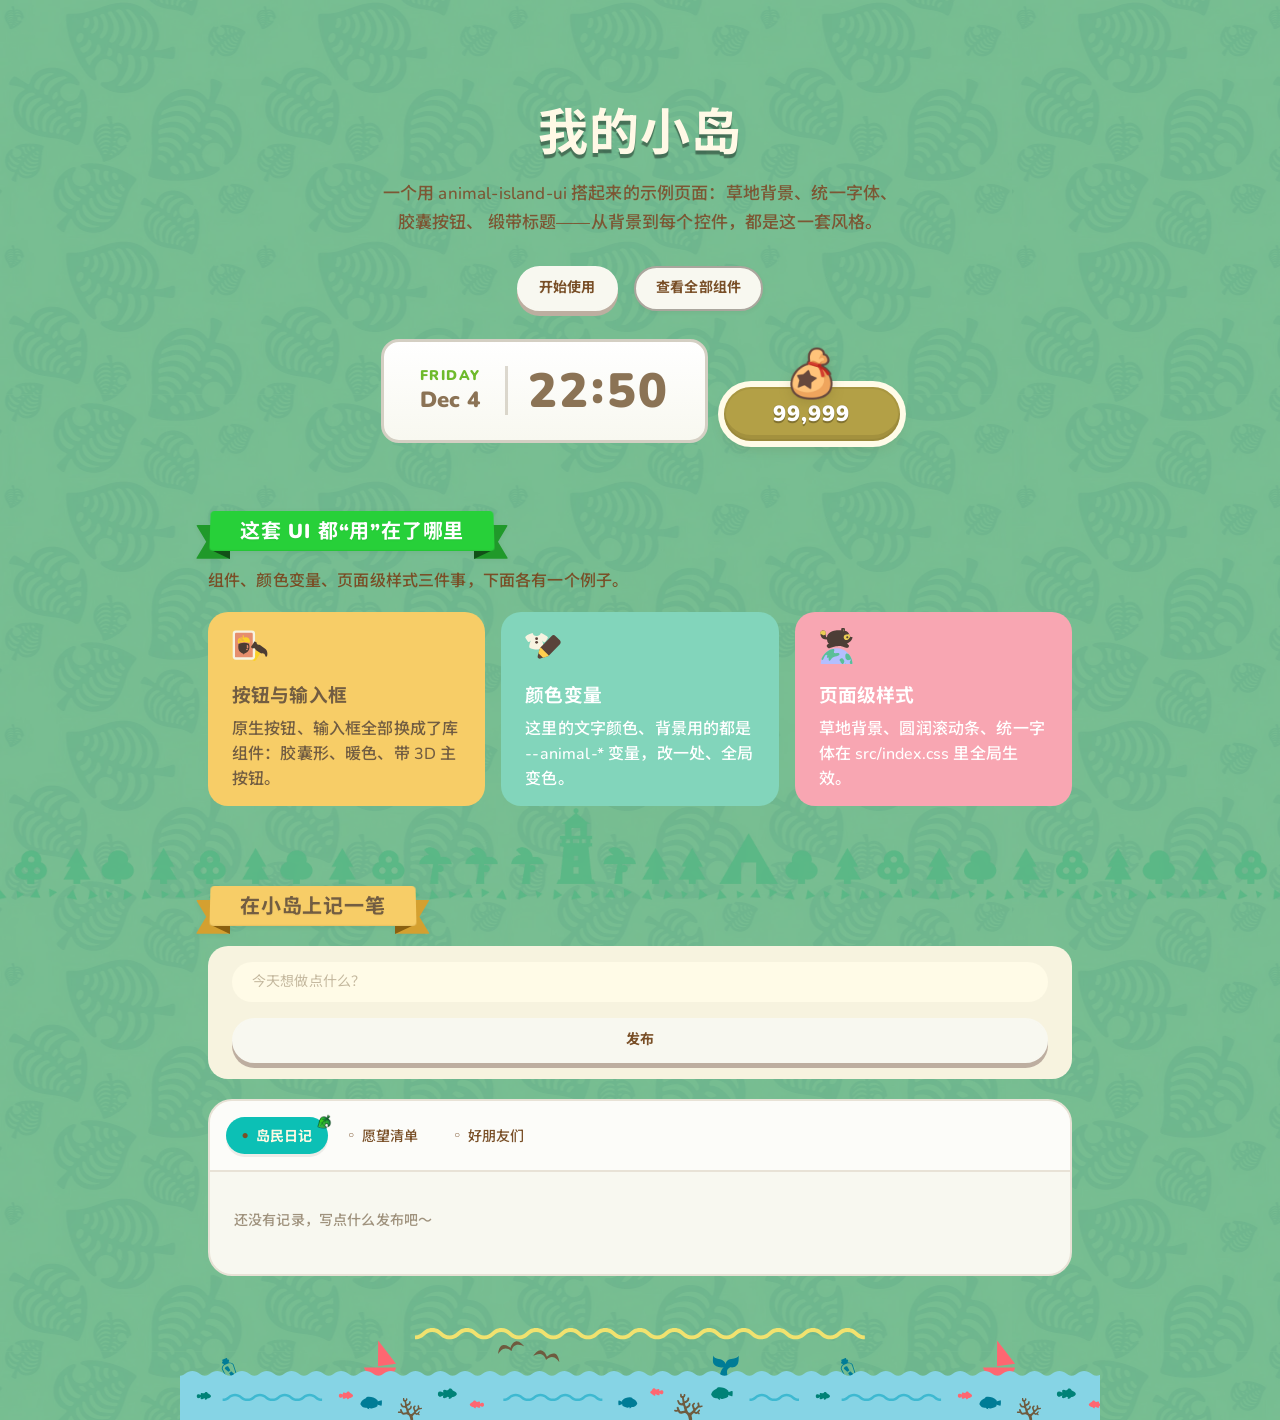
<file: index.html>
<!doctype html>
<html lang="zh-CN">
    <head>
        <meta charset="UTF-8" />
        <meta name="viewport" content="width=device-width, initial-scale=1.0" />
        <link rel="icon" href="[data-uri]" />
        <title>我的小岛 · Animal Island</title>
      <script type="module" crossorigin src="./assets/main-CpXCcwoi.js"></script>
      <link rel="modulepreload" crossorigin href="./assets/Wallet-O0yBPDvD.js">
      <link rel="stylesheet" crossorigin href="./assets/Wallet-Bjj44IBG.css">
      <link rel="stylesheet" crossorigin href="./assets/main-DgAB9UjS.css">
    </head>
    <body>
        <div id="root"></div>
    </body>
</html>
</file>
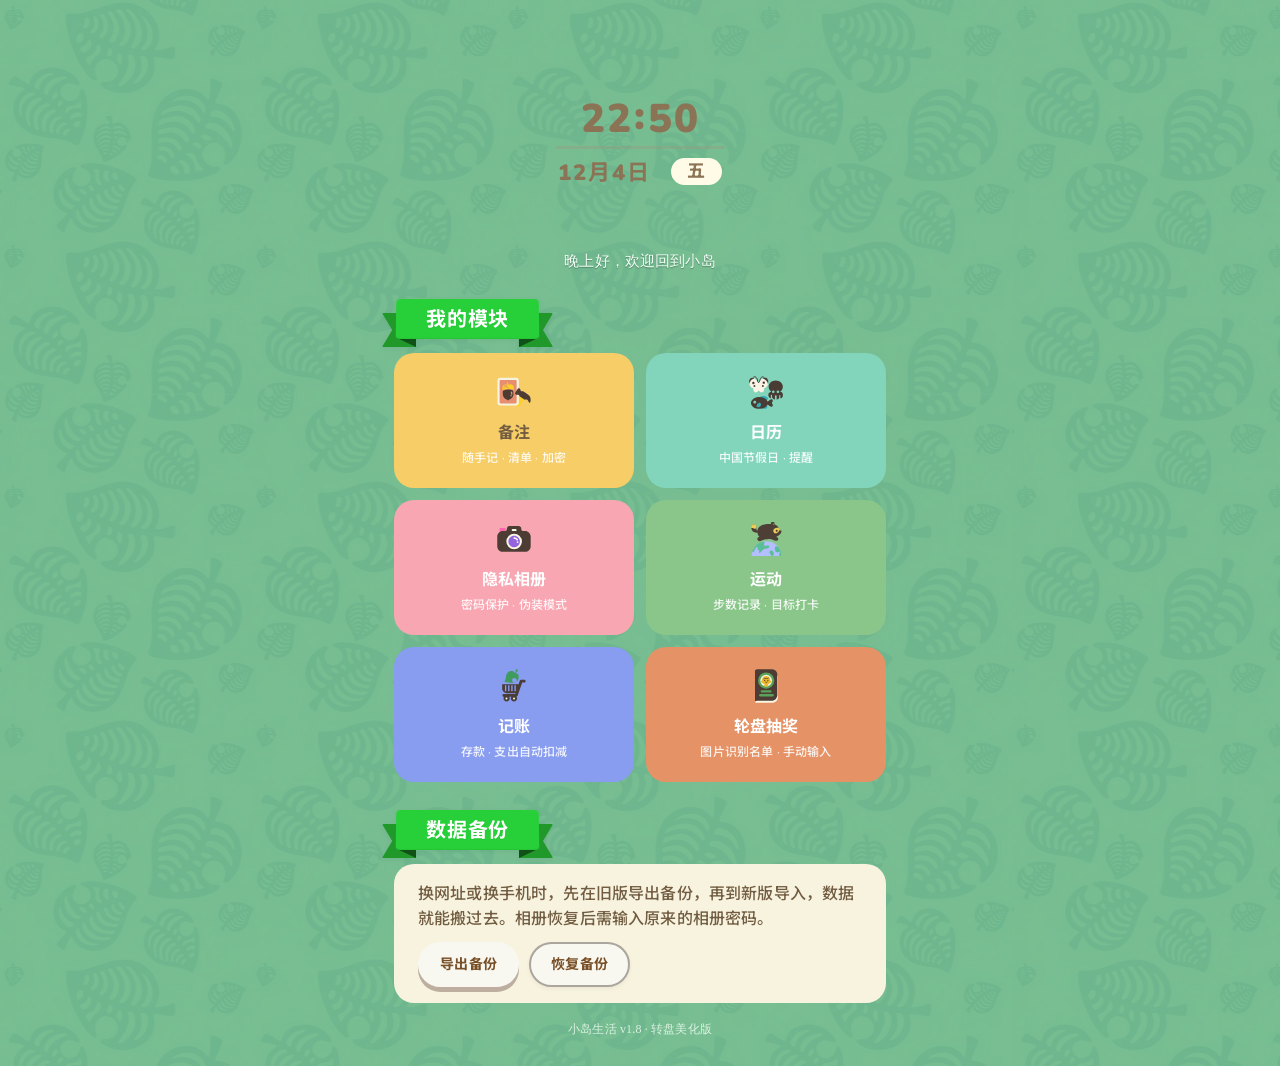
<file: mobile.html>
<!doctype html>
<html lang="zh-CN">
    <head>
        <meta charset="UTF-8" />
        <meta name="viewport" content="width=device-width, initial-scale=1.0, viewport-fit=cover" />
        <meta name="theme-color" content="#7dc395" />
        <meta name="apple-mobile-web-app-capable" content="yes" />
        <meta name="apple-mobile-web-app-status-bar-style" content="default" />
        <link rel="icon" href="./icon-180.png" />
        <link rel="apple-touch-icon" href="./icon-180.png" />
        <title>小岛生活</title>
      <script type="module" crossorigin src="./assets/mobile-BVuB4wBt.js"></script>
      <link rel="modulepreload" crossorigin href="./assets/Wallet-O0yBPDvD.js">
      <link rel="stylesheet" crossorigin href="./assets/Wallet-Bjj44IBG.css">
      <link rel="stylesheet" crossorigin href="./assets/mobile-DoKrmlRp.css">
    </head>
    <body>
        <div id="root"></div>
    </body>
</html>
</file>
<file: assets/Wallet-Bjj44IBG.css>
@font-face{font-family:Nunito;font-style:normal;font-weight:500;font-display:swap;src:url(./nunito-latin-500-normal.78b3b3a4-EugFkASW.woff2) format("woff2")}@font-face{font-family:Nunito;font-style:normal;font-weight:700;font-display:swap;src:url(./nunito-latin-700-normal.0b62b606-Dort48En.woff2) format("woff2")}@font-face{font-family:Nunito;font-style:normal;font-weight:900;font-display:swap;src:url(./nunito-latin-900-normal.8b5d13b8-BVB1fGs6.woff2) format("woff2")}@font-face{font-family:Noto Sans SC;font-style:normal;font-weight:400;font-display:swap;src:url(./noto-sans-sc-latin-400-normal.d0072abd-C8q2FS1w.woff2) format("woff2")}@font-face{font-family:Noto Sans SC;font-style:normal;font-weight:500;font-display:swap;src:url(./noto-sans-sc-latin-500-normal.df58f967-JVPArRf3.woff2) format("woff2")}@font-face{font-family:Noto Sans SC;font-style:normal;font-weight:700;font-display:swap;src:url(./noto-sans-sc-latin-700-normal.11e48442-BzR54Sjf.woff2) format("woff2")}@font-face{font-family:Noto Sans SC;font-style:normal;font-weight:400;font-display:swap;src:url(./noto-sans-sc-chinese-simplified-400-normal.e25467c8-Ba7eOkfT.woff2) format("woff2")}@font-face{font-family:Noto Sans SC;font-style:normal;font-weight:500;font-display:swap;src:url(./noto-sans-sc-chinese-simplified-500-normal.d3553b6f-z_irmif2.woff2) format("woff2")}@font-face{font-family:Noto Sans SC;font-style:normal;font-weight:700;font-display:swap;src:url(./noto-sans-sc-chinese-simplified-700-normal.6e0a7691-DoUziBww.woff2) format("woff2")}:root{--animal-primary-color: #19c8b9;--animal-primary-color-hover: #3dd4c6;--animal-primary-color-active: #50b9ab;--animal-primary-color-bg: #e6f9f6;--animal-success-color: #6fba2c;--animal-success-color-hover: #85cc45;--animal-success-color-active: #5a9e1e;--animal-warning-color: #f5c31c;--animal-warning-color-hover: #f7d04a;--animal-warning-color-active: #dba90e;--animal-error-color: #e05a5a;--animal-error-color-hover: #e87878;--animal-error-color-active: #c94444;--animal-text-color: #794f27;--animal-text-color-secondary: #9f927d;--animal-text-color-muted: #794f27;--animal-text-color-disabled: #c4b89e;--animal-border-color: #aaa69d;--animal-border-color-hover: #827157;--animal-border-color-light: #e8e2d6;--animal-bg-color: #f8f8f0;--animal-bg-color-secondary: #f0e8d8;--animal-bg-color-disabled: #f0ece2;--animal-mask-bg: rgba(0, 0, 0, .35);--animal-font-family: Nunito, "Noto Sans SC", -apple-system, "PingFang SC", "Hiragino Sans GB", "Microsoft YaHei", sans-serif !important;--animal-font-size-sm: 12px;--animal-font-size-base: 14px;--animal-font-size-lg: 16px;--animal-line-height-base: 1.5715;--animal-spacing-xs: 4px;--animal-spacing-sm: 8px;--animal-spacing-md: 12px;--animal-spacing-lg: 16px;--animal-spacing-xl: 24px;--animal-border-radius-sm: 16px;--animal-border-radius-base: 18px;--animal-border-radius-lg: 24px;--animal-border-width: 2px;--animal-shadow-sm: 0 2px 4px 0 rgba(61, 52, 40, .06);--animal-shadow-base: 0 3px 10px 0 rgba(61, 52, 40, .1);--animal-shadow-lg: 0 8px 24px 0 rgba(61, 52, 40, .14);--animal-motion-duration-fast: .15s;--animal-motion-duration-base: .25s;--animal-motion-duration-slow: .35s;--animal-motion-ease: cubic-bezier(.4, 0, .2, 1);--animal-height-sm: 32px;--animal-height-base: 40px;--animal-height-lg: 48px}*,*:before,*:after{box-sizing:border-box}[class^=animal-]{font-family:var(--animal-font-family);color:var(--animal-text-color);-webkit-font-smoothing:antialiased;-moz-osx-font-smoothing:grayscale}.animal-backtop-5ePXP{position:fixed;bottom:48px;right:32px;z-index:1000;cursor:pointer;transition:opacity .3s cubic-bezier(.4,0,.2,1),transform .3s cubic-bezier(.4,0,.2,1),visibility .3s cubic-bezier(.4,0,.2,1);opacity:0;visibility:hidden;transform:translateY(12px);-webkit-user-select:none;user-select:none;border:none;outline:none;background:none;padding:0;line-height:1}.animal-backtop-5ePXP:hover{transform:translateY(0) scale(1.08)}.animal-backtop-5ePXP:active{transform:translateY(2px) scale(.96)}.animal-backtop-5ePXP:focus-visible{outline:2px solid #ffcc00;outline-offset:4px;border-radius:50%}.animal-visible-XgX7f{opacity:1;visibility:visible;transform:translateY(0)}.animal-img-iiltk{width:120px;height:120px;display:block;object-fit:contain;filter:drop-shadow(0 4px 10px rgba(91,78,30,.22));transition:filter .25s ease}.animal-backtop-5ePXP:hover .animal-img-iiltk{filter:drop-shadow(0 4px 14px rgba(91,78,30,.32))}@media(max-width:768px){.animal-backtop-5ePXP{bottom:24px;right:16px}.animal-img-iiltk{width:80px;height:80px}}.animal-btn-QoKe1{position:relative;display:inline-flex;align-items:center;justify-content:center;gap:var(--animal-spacing-sm);font-family:var(--animal-font-family);font-weight:600;white-space:nowrap;cursor:pointer;border:var(--animal-border-width) solid transparent;border-radius:50px;transition:all var(--animal-motion-duration-base) var(--animal-motion-ease);-webkit-user-select:none;user-select:none;outline:none;line-height:1;letter-spacing:.02em;box-shadow:var(--animal-shadow-sm)}.animal-btn-QoKe1:focus-visible{outline:2px solid var(--animal-primary-color);outline-offset:2px}.animal-btn-QoKe1:disabled{cursor:not-allowed;opacity:.5;box-shadow:none}.animal-btn-small-6Srsd{height:var(--animal-height-sm);padding:0 var(--animal-spacing-lg);font-size:var(--animal-font-size-sm);border-radius:var(--animal-border-radius-sm)}.animal-btn-middle-zEXqv{height:45px;padding:0 20px;font-size:var(--animal-font-size-base)}.animal-btn-large-k9IvA{height:var(--animal-height-lg);padding:0 32px;font-size:var(--animal-font-size-lg);border-radius:var(--animal-border-radius-lg)}.animal-btn-default-L7yE6{color:var(--animal-text-color);background:var(--animal-bg-color);border-color:var(--animal-border-color)}.animal-btn-default-L7yE6:hover:not(:disabled){color:var(--animal-primary-color);border-color:var(--animal-primary-color);box-shadow:var(--animal-shadow-base);transform:translateY(-1px)}.animal-btn-default-L7yE6:active:not(:disabled){color:var(--animal-primary-color-active);border-color:var(--animal-primary-color-active);transform:translateY(0);box-shadow:var(--animal-shadow-sm)}.animal-btn-primary-9tMG9{color:#794f27;background:#f8f8f0;border-color:#f8f8f0;box-shadow:0 5px #bdaea0}.animal-btn-primary-9tMG9:hover:not(:disabled){background:#f8f8f0;border-color:#f8f8f0;transform:translateY(-1px);box-shadow:0 6px #bdaea0}.animal-btn-primary-9tMG9:active:not(:disabled){background:#f8f8f0;border-color:#f8f8f0;transform:translateY(2px);box-shadow:0 1px #bdaea0}.animal-btn-dashed-wzZ-i{color:var(--animal-text-color);background:var(--animal-bg-color);border-color:var(--animal-border-color);border-style:dashed}.animal-btn-dashed-wzZ-i:hover:not(:disabled){color:var(--animal-primary-color);border-color:var(--animal-primary-color);transform:translateY(-1px)}.animal-btn-dashed-wzZ-i:active:not(:disabled){color:var(--animal-primary-color-active);border-color:var(--animal-primary-color-active);transform:translateY(0)}.animal-btn-text-Tope4{color:var(--animal-text-color);background:transparent;border-color:transparent;box-shadow:none}.animal-btn-text-Tope4:hover:not(:disabled){background:var(--animal-bg-color-secondary)}.animal-btn-text-Tope4:active:not(:disabled){background:#e9ddc6}.animal-btn-link-pURnf{color:var(--animal-primary-color);background:transparent;border-color:transparent;box-shadow:none}.animal-btn-link-pURnf:hover:not(:disabled){color:var(--animal-primary-color-hover);opacity:.85}.animal-btn-link-pURnf:active:not(:disabled){color:var(--animal-primary-color-active)}.animal-btn-danger-zQ4kF.animal-btn-primary-9tMG9{color:#fff;background:var(--animal-error-color);border-color:var(--animal-error-color);box-shadow:0 5px 0 0 var(--animal-error-color-active)}.animal-btn-danger-zQ4kF.animal-btn-primary-9tMG9:hover:not(:disabled){background:var(--animal-error-color-hover);border-color:var(--animal-error-color-hover);box-shadow:0 6px 0 0 var(--animal-error-color-active)}.animal-btn-danger-zQ4kF.animal-btn-primary-9tMG9:active:not(:disabled){background:var(--animal-error-color-active);border-color:var(--animal-error-color-active);box-shadow:0 1px 0 0 var(--animal-error-color-active)}.animal-btn-danger-zQ4kF.animal-btn-default-L7yE6,.animal-btn-danger-zQ4kF.animal-btn-dashed-wzZ-i{color:#e05a5a;border-color:var(--animal-error-color)}.animal-btn-danger-zQ4kF.animal-btn-default-L7yE6:hover:not(:disabled),.animal-btn-danger-zQ4kF.animal-btn-dashed-wzZ-i:hover:not(:disabled){color:#e05a5a;border-color:var(--animal-error-color-hover)}.animal-btn-danger-zQ4kF.animal-btn-default-L7yE6:active:not(:disabled),.animal-btn-danger-zQ4kF.animal-btn-dashed-wzZ-i:active:not(:disabled){color:#e05a5a;border-color:var(--animal-error-color-active)}.animal-btn-danger-zQ4kF.animal-btn-text-Tope4,.animal-btn-danger-zQ4kF.animal-btn-link-pURnf{color:#fff}.animal-btn-danger-zQ4kF.animal-btn-text-Tope4:hover:not(:disabled),.animal-btn-danger-zQ4kF.animal-btn-link-pURnf:hover:not(:disabled){color:#fff}.animal-btn-danger-zQ4kF.animal-btn-text-Tope4:active:not(:disabled),.animal-btn-danger-zQ4kF.animal-btn-link-pURnf:active:not(:disabled){color:#fff}.animal-btn-ghost-Ykty4{background:transparent;box-shadow:none}.animal-btn-ghost-Ykty4.animal-btn-primary-9tMG9{color:var(--animal-primary-color);background:transparent;box-shadow:none}.animal-btn-ghost-Ykty4.animal-btn-primary-9tMG9:hover:not(:disabled){color:var(--animal-primary-color-hover);border-color:var(--animal-primary-color-hover);background:#19c8b914}.animal-btn-block-MC4pp{display:flex;width:100%}.animal-btn-loading-PfXLM{cursor:default;pointer-events:none;box-shadow:none;background:#0ec4b6;border:4px solid #4de2da;color:#fff;background-image:repeating-linear-gradient(-45deg,#0ec4b6,#0ec4b6 10px,#01b0a7 10px 20px);background-size:28.28px 28.28px;animation:animal-animal-btn-loading-Rf1hg 1s linear infinite}.animal-btn-icon-P5CS9{display:inline-flex;align-items:center}@keyframes animal-animal-btn-loading-Rf1hg{0%{background-position:0 0}to{background-position:-28.28px 0}}.animal-card-DJ515{border-radius:20px;background:#f7f3df;padding:16px 24px;color:#725d42;font-weight:500;transition:all .3s ease}.animal-card-dashed-fqnm1{background:#faf8f2;border:2px dashed #e8dcc8;box-shadow:none}.animal-card-hoverable-RF-YV{cursor:pointer}.animal-card-hoverable-RF-YV:hover{transform:translateY(-2px)}.animal-card-hoverable-RF-YV.animal-card-dashed-fqnm1:hover{transform:none;border-color:#d4c4a8}.animal-card-app-pink-3Eo8d{background:#f8a6b2;color:#fff}.animal-card-purple-Gq7sR{background:#b77dee;color:#fff}.animal-card-app-blue-GHH1a{background:#889df0;color:#fff}.animal-card-app-yellow-DWB-L{background:#f7cd67;color:#725d42}.animal-card-app-orange-V5yD7{background:#e59266;color:#fff}.animal-card-app-teal-R5kFG{background:#82d5bb;color:#fff}.animal-card-app-green-xlNUs{background:#8ac68a;color:#fff}.animal-card-app-red-DzE0l{background:#fc736d;color:#fff}.animal-card-lime-green-KiJbe{background:#d1da49;color:#3d5a1a}.animal-card-yellow-green-4c-lF{background:#ecdf52;color:#725d42}.animal-card-brown-hLCrx{background:#9a835a;color:#fff}.animal-card-warm-peach-pink-RlSVo{background:#e18c6f;color:#fff}.animal-pattern-default-w-ord{background:radial-gradient(circle,rgba(196,184,158,.15) 1.5px,transparent 1.5px),radial-gradient(circle,rgba(196,184,158,.1) 1px,transparent 1px),#f7f3df;background-size:28px 28px,14px 14px;background-position:0 0,7px 7px;border:1.5px solid #d4c4a8;color:#725d42}.animal-pattern-app-pink--UNSj{background:radial-gradient(circle,rgba(248,166,178,.18) 1.5px,transparent 1.5px),radial-gradient(circle,rgba(255,200,210,.12) 1px,transparent 1px),#fde4e8;background-size:28px 28px,14px 14px;background-position:0 0,7px 7px;border:1.5px solid #f8a6b2;color:#a85565}.animal-pattern-purple-uTyc6{background:radial-gradient(circle,rgba(183,125,238,.18) 1.5px,transparent 1.5px),radial-gradient(circle,rgba(220,180,255,.12) 1px,transparent 1px),#f0e8ff;background-size:28px 28px,14px 14px;background-position:0 0,7px 7px;border:1.5px solid #b77dee;color:#6a3a9a}.animal-pattern-app-blue-KIXQM{background:radial-gradient(circle,rgba(136,157,240,.18) 1.5px,transparent 1.5px),radial-gradient(circle,rgba(180,195,255,.12) 1px,transparent 1px),#e8edff;background-size:28px 28px,14px 14px;background-position:0 0,7px 7px;border:1.5px solid #889df0;color:#4a5a8a}.animal-pattern-app-yellow-K9MwO{background:radial-gradient(circle,rgba(247,205,103,.18) 1.5px,transparent 1.5px),radial-gradient(circle,rgba(255,230,160,.12) 1px,transparent 1px),#fff8e0;background-size:28px 28px,14px 14px;background-position:0 0,7px 7px;border:1.5px solid #f7cd67;color:#7a6528}.animal-pattern-app-orange-QdKbc{background:radial-gradient(circle,rgba(229,146,102,.18) 1.5px,transparent 1.5px),radial-gradient(circle,rgba(255,190,150,.12) 1px,transparent 1px),#fff0e8;background-size:28px 28px,14px 14px;background-position:0 0,7px 7px;border:1.5px solid #e59266;color:#8a4a2a}.animal-pattern-app-teal-bRRLd{background:radial-gradient(circle,rgba(130,213,187,.18) 1.5px,transparent 1.5px),radial-gradient(circle,rgba(170,235,210,.12) 1px,transparent 1px),#e8faf5;background-size:28px 28px,14px 14px;background-position:0 0,7px 7px;border:1.5px solid #82d5bb;color:#2a6b5a}.animal-pattern-app-green-FKDYa{background:radial-gradient(circle,rgba(138,198,138,.18) 1.5px,transparent 1.5px),radial-gradient(circle,rgba(180,220,180,.12) 1px,transparent 1px),#e8f5e8;background-size:28px 28px,14px 14px;background-position:0 0,7px 7px;border:1.5px solid #8ac68a;color:#3a6b3a}.animal-pattern-app-red--c4q5{background:radial-gradient(circle,rgba(252,115,109,.18) 1.5px,transparent 1.5px),radial-gradient(circle,rgba(255,160,155,.12) 1px,transparent 1px),#ffe8e8;background-size:28px 28px,14px 14px;background-position:0 0,7px 7px;border:1.5px solid #fc736d;color:#9a3a3a}.animal-pattern-lime-green-z13TC{background:radial-gradient(circle,rgba(209,218,73,.18) 1.5px,transparent 1.5px),radial-gradient(circle,rgba(230,240,130,.12) 1px,transparent 1px),#f5f8e0;background-size:28px 28px,14px 14px;background-position:0 0,7px 7px;border:1.5px solid #d1da49;color:#5a6b28}.animal-pattern-yellow-green-Cgkp8{background:radial-gradient(circle,rgba(236,223,82,.18) 1.5px,transparent 1.5px),radial-gradient(circle,rgba(255,245,140,.12) 1px,transparent 1px),#fffde8;background-size:28px 28px,14px 14px;background-position:0 0,7px 7px;border:1.5px solid #ecdf52;color:#6a5a28}.animal-pattern-brown-2fhlx{background:radial-gradient(circle,rgba(154,131,90,.18) 1.5px,transparent 1.5px),radial-gradient(circle,rgba(190,165,120,.12) 1px,transparent 1px),#f5f0e0;background-size:28px 28px,14px 14px;background-position:0 0,7px 7px;border:1.5px solid #9a835a;color:#5a4a2a}.animal-pattern-warm-peach-pink-EXPaC{background:radial-gradient(circle,rgba(225,140,111,.18) 1.5px,transparent 1.5px),radial-gradient(circle,rgba(255,185,160,.12) 1px,transparent 1px),#fff0e8;background-size:28px 28px,14px 14px;background-position:0 0,7px 7px;border:1.5px solid #e18c6f;color:#8a4a2a}.animal-checkboxGroup-q3P6l{display:flex;flex-wrap:wrap;gap:16px;font-family:Nunito,Noto Sans SC,-apple-system,PingFang SC,Hiragino Sans GB,Microsoft YaHei,sans-serif!important}.animal-horizontal-fBBSw{flex-direction:row}.animal-vertical-klL45{flex-direction:column;gap:12px}.animal-checkboxItem-DxKFM{display:inline-flex;align-items:center;gap:8px;cursor:pointer;-webkit-user-select:none;user-select:none;position:relative}.animal-small-2wCHI{--cbx-size: 18px;--cbx-check-w: 10px;--cbx-check-h: 9px}.animal-small-2wCHI .animal-label-L0ila{font-size:12px}.animal-middle-VUB-E{--cbx-size: 22px;--cbx-check-w: 12px;--cbx-check-h: 11px}.animal-middle-VUB-E .animal-label-L0ila{font-size:14px}.animal-large-QQxPe{--cbx-size: 28px;--cbx-check-w: 15px;--cbx-check-h: 14px}.animal-large-QQxPe .animal-label-L0ila{font-size:16px}.animal-cbx-r-W7r{position:relative;width:var(--cbx-size);height:var(--cbx-size);flex-shrink:0;box-sizing:border-box}.animal-cbx-r-W7r input[type=checkbox]{-webkit-appearance:none;-moz-appearance:none;appearance:none;-webkit-tap-highlight-color:transparent;cursor:pointer;margin:0;position:absolute;top:0;left:0;width:var(--cbx-size);height:var(--cbx-size);border:2px solid #c4b89e;border-radius:50%;background:#f7f3df;transition:border-color .25s cubic-bezier(.4,0,.2,1)}.animal-cbx-r-W7r input[type=checkbox]:focus-visible{outline:2px solid #f5c31c;outline-offset:2px}.animal-cbx-r-W7r .animal-splash-95w6m{display:block;width:var(--cbx-size);height:var(--cbx-size);background:none;border-radius:50%;position:absolute;top:0;left:0;transform:translateZ(0);pointer-events:none}.animal-cbx-r-W7r .animal-check-aNoPL{position:absolute;top:50%;left:50%;width:var(--cbx-check-w);height:var(--cbx-check-h);transform:translate(-50%,-54%);z-index:1;pointer-events:none}.animal-cbx-r-W7r .animal-check-aNoPL path{stroke:#fff;stroke-width:3;stroke-linecap:round;stroke-linejoin:round;stroke-dasharray:19;stroke-dashoffset:19;transition:stroke-dashoffset .3s ease;transition-delay:.2s}.animal-cbx-r-W7r input:checked{border-color:#50b9ab}.animal-cbx-r-W7r input:checked~.animal-splash-95w6m{animation:animal-animal-cbx-splash-dEVmu .6s ease forwards}.animal-cbx-r-W7r input:checked~.animal-check-aNoPL path{stroke-dashoffset:0}.animal-label-L0ila{color:#725d42;font-weight:500;letter-spacing:.01em;transition:color .15s}.animal-checked-S7gPe .animal-label-L0ila{color:#794f27}.animal-checked-S7gPe .animal-cbx-r-W7r input{background:#19c8b9}.animal-disabled-zDC-1{cursor:not-allowed;opacity:.55}.animal-disabled-zDC-1 .animal-cbx-r-W7r input{background:#f0ece2;border-color:#d4c9b4}.animal-disabled-zDC-1 .animal-cbx-r-W7r input:checked~.animal-splash-95w6m{animation:none}.animal-disabled-zDC-1 .animal-cbx-r-W7r .animal-check-aNoPL path{stroke:#c4b89e}.animal-disabled-zDC-1 .animal-label-L0ila{color:#c4b89e}.animal-groupDisabled-LvBFd .animal-checkboxItem-DxKFM{cursor:not-allowed}@keyframes animal-animal-cbx-splash-dEVmu{40%{background:#19c8b9;box-shadow:0 -18px 0 -8px #19c8b9,16px -8px 0 -8px #19c8b9,16px 8px 0 -8px #19c8b9,0 18px 0 -8px #19c8b9,-16px 8px 0 -8px #19c8b9,-16px -8px 0 -8px #19c8b9}to{background:#19c8b9;box-shadow:0 -36px 0 -10px transparent,32px -16px 0 -10px transparent,32px 16px 0 -10px transparent,0 36px 0 -10px transparent,-32px 16px 0 -10px transparent,-32px -16px 0 -10px transparent}}.animal-faqCard-5jlOE{position:relative;background:var(--animal-bg-color);border-radius:var(--animal-border-radius-base);border:var(--animal-border-width) solid var(--animal-border-color);overflow:hidden;transition:border-color var(--animal-motion-duration-base) var(--animal-motion-ease);margin-bottom:var(--animal-spacing-md)}.animal-faqCard-5jlOE.animal-disabled-9DAjm{opacity:.6;cursor:not-allowed}.animal-questionHeader-iqP87{display:flex;align-items:center;gap:var(--animal-spacing-md);width:100%;padding:var(--animal-spacing-lg) var(--animal-spacing-xl);background:transparent;border:none;cursor:pointer;text-align:left}.animal-questionHeader-iqP87:disabled{cursor:not-allowed}.animal-questionIcon-xRkdp{display:flex;align-items:center;justify-content:center;width:28px;height:28px;background:var(--animal-primary-color);color:#fff;border-radius:50%;font-size:18px;font-weight:700;line-height:1;flex-shrink:0;transition:background-color var(--animal-motion-duration-base) var(--animal-motion-ease),transform var(--animal-motion-duration-base) var(--animal-motion-ease);box-shadow:0 2px 4px #19c8b94d}.animal-expanded-a8Eze .animal-questionIcon-xRkdp{background:var(--animal-primary-color-active);transform:rotate(180deg)}.animal-questionText-jVpUv{flex:1;font-size:var(--animal-font-size-lg);font-weight:600;color:var(--animal-text-color);line-height:1.4}.animal-leafDecoration-RoK4H{color:var(--animal-primary-color);opacity:.5;transition:opacity var(--animal-motion-duration-base) var(--animal-motion-ease),transform var(--animal-motion-duration-base) var(--animal-motion-ease)}.animal-expanded-a8Eze .animal-leafDecoration-RoK4H{opacity:1;transform:rotate(45deg)}.animal-answerWrapper-tzFtx{display:grid;grid-template-rows:0fr;transition:grid-template-rows .3s cubic-bezier(.4,0,.2,1);will-change:grid-template-rows}.animal-expanded-a8Eze .animal-answerWrapper-tzFtx{grid-template-rows:1fr}.animal-answerContent-ppsk-{overflow:hidden;padding:0 var(--animal-spacing-xl);color:var(--animal-text-color-secondary);font-size:var(--animal-font-size-base);line-height:1.7;transition:padding var(--animal-motion-duration-base) var(--animal-motion-ease)}.animal-expanded-a8Eze .animal-answerContent-ppsk-{padding-bottom:var(--animal-spacing-xl)}.animal-answerContent-ppsk- a{color:var(--animal-primary-color);text-decoration:none;font-weight:500;transition:color var(--animal-motion-duration-fast) var(--animal-motion-ease)}.animal-answerContent-ppsk- a:hover{color:var(--animal-primary-color-hover);text-decoration:underline}.animal-answerContent-ppsk- p{margin:0 0 var(--animal-spacing-sm) 0}.animal-answerContent-ppsk- p:last-child{margin-bottom:0}.animal-answerContent-ppsk- ul{margin:var(--animal-spacing-sm) 0;padding-left:var(--animal-spacing-xl)}.animal-answerContent-ppsk- li{margin-bottom:var(--animal-spacing-xs)}.animal-faqCardGroup-CbaJA{display:flex;flex-direction:column;gap:var(--animal-spacing-sm)}.animal-divider-ZBhpE{width:100%;height:12px;background:url("data:image/svg+xml,%3csvg%20width='297'%20height='14'%20viewBox='0%200%20297%2014'%20xmlns='http://www.w3.org/2000/svg'%3e%3cpath%20d='M20%2010.42L33%2011%2028.002%200zM10%206.97L0%203l.858%209zM43%201l.613%2011L53%205.585zm89%2013l11-5.867L133.507%201zm67-3.58l13%20.58-4.998-11zm-10-3.45L179%203l.858%209zM90.634%201L88%2013l12-4.39zM155%2013l12-2.4-8.47-9.6zM110%203l2.057%209L118%206.292zm-47%208.215L76%2014%2071.048%201zM222%201l.613%2011L232%205.585zm47.634%200L267%2013l12-4.39zM289%203l2.057%209L297%206.292zm-48%208.215L254%2014l-4.952-13z'%20fill='%23D8D0C3'%20fill-rule='evenodd'/%3e%3c/svg%3e") center / contain no-repeat}.animal-line-teal-Z80hb{background-image:url("data:image/svg+xml,%3csvg%20height='14'%20viewBox='0%200%20297%2014'%20width='297'%20xmlns='http://www.w3.org/2000/svg'%3e%3cpath%20d='M20%2010.42L33%2011%2028.002%200zM10%206.97L0%203l.858%209zM43%201l.613%2011L53%205.585zm89%2013l11-5.867L133.507%201zm67-3.58l13%20.58-4.998-11zm-10-3.45L179%203l.858%209zM90.634%201L88%2013l12-4.39zM155%2013l12-2.4-8.47-9.6zM110%203l2.057%209L118%206.292zm-47%208.215L76%2014%2071.048%201zM222%201l.613%2011L232%205.585zm47.634%200L267%2013l12-4.39zM289%203l2.057%209L297%206.292zm-48%208.215L254%2014l-4.952-13z'%20fill='%23008077'%20fill-rule='evenodd'/%3e%3c/svg%3e")}.animal-line-white-VDY1E{background-image:url([data-uri])}.animal-line-yellow-ifvJz{background-image:url("data:image/svg+xml,%3csvg%20width='297'%20height='14'%20viewBox='0%200%20297%2014'%20xmlns='http://www.w3.org/2000/svg'%3e%3cpath%20d='M20%2010.42L33%2011%2028.002%200zM10%206.97L0%203l.858%209zM43%201l.613%2011L53%205.585zm89%2013l11-5.867L133.507%201zm67-3.58l13%20.58-4.998-11zm-10-3.45L179%203l.858%209zM90.634%201L88%2013l12-4.39zM155%2013l12-2.4-8.47-9.6zM110%203l2.057%209L118%206.292zm-47%208.215L76%2014%2071.048%201zM222%201l.613%2011L232%205.585zm47.634%200L267%2013l12-4.39zM289%203l2.057%209L297%206.292zm-48%208.215L254%2014l-4.952-13z'%20fill='%23F1E26F'%20fill-rule='evenodd'/%3e%3c/svg%3e")}.animal-wave-yellow-AO-io{background-image:url("data:image/svg+xml,%3csvg%20height='10'%20viewBox='0%200%20375%2010'%20width='375'%20xmlns='http://www.w3.org/2000/svg'%3e%3cpath%20d='M374.85%209.45c-4.171%200-6.32-1.84-8.213-3.464-1.7-1.458-3.168-2.716-6.207-2.716-3.039%200-4.506%201.258-6.207%202.716-1.894%201.624-4.042%203.464-8.212%203.464-4.172%200-6.32-1.84-8.213-3.464-1.7-1.458-3.168-2.716-6.206-2.716-3.039%200-4.507%201.258-6.208%202.716-1.894%201.624-4.042%203.464-8.212%203.464-4.172%200-6.318-1.84-8.213-3.464-1.7-1.458-3.168-2.716-6.206-2.716-3.038%200-4.507%201.258-6.208%202.716-1.893%201.624-4.04%203.464-8.212%203.464s-6.319-1.84-8.212-3.464c-1.7-1.458-3.168-2.716-6.206-2.716-3.038%200-4.506%201.258-6.207%202.716-1.894%201.624-4.041%203.464-8.212%203.464-4.17%200-6.318-1.84-8.212-3.464-1.7-1.458-3.168-2.716-6.206-2.716-3.037%200-4.505%201.258-6.206%202.716-1.893%201.624-4.04%203.464-8.211%203.464s-6.319-1.84-8.213-3.464c-1.7-1.458-3.168-2.716-6.206-2.716-3.037%200-4.505%201.258-6.205%202.716-1.893%201.624-4.04%203.464-8.211%203.464-4.17%200-6.318-1.84-8.212-3.464-1.7-1.458-3.169-2.716-6.207-2.716-3.037%200-4.505%201.258-6.205%202.716-1.894%201.624-4.04%203.464-8.212%203.464-4.17%200-6.316-1.84-8.211-3.464-1.7-1.458-3.166-2.716-6.204-2.716s-4.506%201.258-6.205%202.716c-1.895%201.624-4.042%203.464-8.213%203.464-4.17%200-6.317-1.84-8.21-3.464-1.701-1.458-3.17-2.716-6.208-2.716-3.036%200-4.504%201.258-6.203%202.716-1.894%201.624-4.04%203.464-8.21%203.464s-6.318-1.84-8.213-3.464c-1.698-1.458-3.166-2.716-6.203-2.716-3.039%200-4.507%201.258-6.207%202.716C92.808%207.61%2090.66%209.45%2086.49%209.45c-4.17%200-6.317-1.84-8.21-3.464-1.7-1.458-3.168-2.716-6.205-2.716-3.036%200-4.504%201.258-6.203%202.716-1.893%201.624-4.04%203.464-8.21%203.464s-6.318-1.84-8.211-3.464c-1.7-1.458-3.168-2.716-6.205-2.716-3.038%200-4.506%201.258-6.207%202.716-1.893%201.624-4.041%203.464-8.212%203.464-4.17%200-6.317-1.84-8.211-3.464-1.7-1.458-3.167-2.716-6.204-2.716-3.036%200-4.503%201.258-6.202%202.716C6.316%207.61%204.17%209.45%200%209.45V6.18c3.036%200%204.503-1.258%206.203-2.716C8.096%201.841%2010.243%200%2014.413%200c4.17%200%206.315%201.841%208.21%203.464%201.7%201.458%203.166%202.716%206.204%202.716s4.506-1.258%206.206-2.716C36.928%201.841%2039.075%200%2043.246%200c4.17%200%206.317%201.841%208.21%203.464%201.7%201.458%203.168%202.716%206.205%202.716%203.038%200%204.505-1.258%206.204-2.716C65.76%201.841%2067.905%200%2072.075%200c4.17%200%206.317%201.841%208.21%203.464%201.7%201.458%203.168%202.716%206.205%202.716%203.038%200%204.507-1.258%206.207-2.716C94.592%201.841%2096.738%200%20100.91%200c4.17%200%206.317%201.841%208.21%203.464%201.7%201.458%203.168%202.716%206.205%202.716s4.506-1.258%206.204-2.716C123.423%201.841%20125.57%200%20129.739%200c4.172%200%206.319%201.841%208.213%203.464%201.7%201.458%203.168%202.716%206.205%202.716%203.038%200%204.506-1.258%206.207-2.716C152.257%201.841%20154.404%200%20158.575%200c4.17%200%206.317%201.841%208.211%203.464%201.7%201.458%203.166%202.716%206.204%202.716%203.039%200%204.506-1.258%206.206-2.716C181.09%201.841%20183.236%200%20187.407%200c4.172%200%206.318%201.841%208.213%203.464%201.7%201.458%203.167%202.716%206.206%202.716%203.038%200%204.506-1.258%206.205-2.716C209.925%201.841%20212.071%200%20216.242%200s6.318%201.841%208.212%203.464c1.7%201.458%203.168%202.716%206.207%202.716s4.506-1.258%206.205-2.716C238.76%201.841%20240.908%200%20245.078%200c4.172%200%206.318%201.841%208.212%203.464%201.7%201.458%203.168%202.716%206.206%202.716%203.038%200%204.506-1.258%206.206-2.716C267.596%201.841%20269.744%200%20273.915%200c4.17%200%206.317%201.841%208.212%203.464%201.7%201.458%203.167%202.716%206.206%202.716s4.507-1.258%206.206-2.716C296.434%201.841%20298.582%200%20302.753%200s6.318%201.841%208.212%203.464c1.7%201.458%203.168%202.716%206.207%202.716s4.506-1.258%206.207-2.716C325.272%201.841%20327.419%200%20331.592%200c4.17%200%206.317%201.841%208.212%203.464%201.7%201.458%203.168%202.716%206.207%202.716%203.038%200%204.506-1.258%206.206-2.716C354.11%201.841%20356.259%200%20360.43%200c4.17%200%206.319%201.841%208.213%203.464%201.7%201.458%203.168%202.716%206.207%202.716z'%20fill='%23f1e26f'%20fill-rule='evenodd'/%3e%3c/svg%3e")}.animal-dashed-brown--I1Lx,.animal-dashed-teal-K-4mV,.animal-dashed-white-iMYTR,.animal-dashed-yellow-Vu6Tq{background-image:none;background-repeat:repeat-x;background-position:center;background-size:12px 2px}.animal-dashed-brown--I1Lx{background:linear-gradient(to right,#c4b89e 50%,transparent 50%) center / 12px 2px repeat-x}.animal-dashed-teal-K-4mV{background:linear-gradient(to right,#19c8b9 50%,transparent 50%) center / 12px 2px repeat-x}.animal-dashed-white-iMYTR{background:linear-gradient(to right,#ffffff 50%,transparent 50%) center / 12px 2px repeat-x}.animal-dashed-yellow-Vu6Tq{background:linear-gradient(to right,#f5d04a 50%,transparent 50%) center / 12px 2px repeat-x}.animal-mask-KHrsi{position:fixed;inset:0;z-index:1000;background:#0000002e;opacity:0;pointer-events:none;transition:opacity .36s ease}.animal-maskOpen-7193K{opacity:1;pointer-events:all}.animal-panel-QgR5i{position:fixed;z-index:1001;display:flex;flex-direction:column;background:#f7f3df;color:#807359;font-family:Nunito,Noto Sans SC,sans-serif;overflow:hidden;transition:transform .36s cubic-bezier(.2,0,.2,1)}.animal-panelRight-7QkHl{top:0;right:0;height:100vh;max-width:calc(100vw - 32px);border-radius:20px 0 0 20px;box-shadow:-12px 0 32px #3d34282e;transform:translate(100%)}.animal-panelLeft-e9NDC{top:0;left:0;height:100vh;max-width:calc(100vw - 32px);border-radius:0 20px 20px 0;box-shadow:12px 0 32px #3d34282e;transform:translate(-100%)}.animal-panelTop-6X8v0{top:0;left:0;right:0;max-height:calc(100vh - 32px);border-radius:0 0 20px 20px;box-shadow:0 12px 32px #3d34282e;transform:translateY(-100%)}.animal-panelBottom-BIUsb{bottom:0;left:0;right:0;max-height:calc(100vh - 32px);border-radius:20px 20px 0 0;box-shadow:0 -12px 32px #3d34282e;transform:translateY(100%)}.animal-panel-QgR5i.animal-panelOpen-WGFkv{transform:none}.animal-header--lePi{display:flex;align-items:center;justify-content:space-between;padding:24px 24px 15px;flex-shrink:0}.animal-title-S22Ci{font-size:28px;font-weight:700;color:#725d42}.animal-close-b3iSc{display:inline-flex;align-items:center;justify-content:center;width:32px;height:32px;border:none;background:transparent;font-size:22px;line-height:1;color:#725d4299;border-radius:50%;cursor:pointer;transition:all .2s}.animal-close-b3iSc:hover{background:#725d421a;color:#725d42}.animal-body-lnM2P{flex:1;overflow-y:auto;padding:0 24px 24px;font-size:20px;font-weight:600;line-height:1.6;color:#8a7b66}.animal-footer-2AMEJ{display:flex;align-items:center;justify-content:flex-end;gap:12px;padding:0 24px 24px;flex-shrink:0}.animal-footer-5DMOR{width:100%;height:80px;background:url(./footer-sea.42da0dab-KW3WQY0j.svg) center / contain no-repeat}.animal-tree-KZ8hX{background-image:url(./footer-tree.00819557-BRl1Kfv7.webp);background-size:cover;background-position:bottom center}.animal-seamless--hC-K{background-repeat:repeat-x;background-size:auto 100%;background-position:left bottom}.animal-island-form-fyTI8{box-sizing:border-box;margin:0;padding:0;color:#000000d9;font-size:14px;line-height:1.6;list-style:none}.animal-island-form-horizontal-JQ-SU{display:flex;flex-direction:column;gap:8px}.animal-island-form-horizontal-JQ-SU .animal-island-form-item-g74aA{display:grid;grid-template-columns:repeat(24,minmax(0,1fr));align-items:baseline;row-gap:8px}.animal-island-form-vertical-1-NQN{display:flex;flex-direction:column;gap:8px}.animal-island-form-vertical-1-NQN .animal-island-form-item-g74aA{display:block}.animal-island-form-vertical-1-NQN .animal-island-form-item-label-aCJ6a{display:block;margin-bottom:6px}.animal-island-form-inline-Y-Nk0{display:flex;flex-wrap:wrap;gap:8px}.animal-island-form-inline-Y-Nk0 .animal-island-form-item-g74aA{flex:0 0 auto}.animal-island-form-small-YW1VY .animal-island-form-item-label-aCJ6a{font-size:12px}.animal-island-form-middle-FCRU- .animal-island-form-item-label-aCJ6a{font-size:14px}.animal-island-form-large-UB8sv .animal-island-form-item-label-aCJ6a{font-size:16px}.animal-island-form-disabled-56MSB{cursor:not-allowed;opacity:.6}.animal-island-form-item-g74aA{box-sizing:border-box;margin:0;padding:0;vertical-align:top}.animal-island-form-item-label-aCJ6a{display:inline-block;flex:0 0 auto;line-height:1.6;color:#000000d9;font-weight:400;white-space:nowrap}.animal-island-form-item-label-required-JQ5sj:before{content:"*";color:#ff4d4f;margin-right:4px}.animal-island-form-item-label-colon-P-Ted:after{content:":";margin:0 4px 0 2px}.animal-island-form-item-control-vpLDe{min-width:0}.animal-island-form-item-control-input-XM3db{position:relative;display:flex;align-items:center;min-height:32px}.animal-island-form-item-control-input-XM3db>*{flex:1 1 auto;max-width:100%}.animal-island-form-item-explain-Yk5kW{min-height:22px;color:#00000073;font-size:12px;line-height:1.5;margin-top:4px}.animal-island-form-item-explain-error--EqdA{color:#ff4d4f}.animal-island-form-item-feedback-icon-Et6Nr{display:inline-block;margin-right:4px;color:#ff4d4f;font-size:12px}.animal-island-form-item-has-error-E0EuR .animal-island-form-item-explain-Yk5kW{color:#ff4d4f}.animal-island-form-item-has-warning--p8ye .animal-island-form-item-explain-Yk5kW{color:#faad14}.animal-island-form-item-has-success-AJCnO .animal-island-form-item-explain-Yk5kW{color:#52c41a}.animal-island-form-item-is-validating-kFRzU .animal-island-form-item-explain-Yk5kW{color:#1677ff}.animal-icon-wUFR-{display:inline-block;background-repeat:no-repeat;background-position:center;background-size:contain}.animal-icon-bounce-1MvWH:hover{animation:animal-iconBounce-Q1e3X .3s ease-in-out forwards}@keyframes animal-iconBounce-Q1e3X{0%{transform:scale(1) rotate(0)}50%{transform:scale(1.2) rotate(-5deg)}to{transform:scale(1.1) rotate(-4deg)}}.animal-icon-miles-oVFnM{background-image:url(./icon-miles.defd75be-Dgog9BV0.svg)}.animal-icon-camera-W9x4U{background-image:url("data:image/svg+xml,%3csvg%20width='85'%20height='66'%20viewBox='0%200%2085%2066'%20fill='none'%20xmlns='http://www.w3.org/2000/svg'%3e%3crect%20x='5.94434'%20y='4.92773'%20width='15.5386'%20height='16.1112'%20rx='1.78001'%20fill='%23FF66AD'/%3e%3cpath%20fill-rule='evenodd'%20clip-rule='evenodd'%20d='M30.585%200H54.7227C56.8954%200.0509226%2061.251%201.72121%2061.2917%207.99496C61.2917%2010.9719%2062.9303%2012.1182%2064.1666%2012.4312H70.5935C78.4581%2012.4312%2084.8336%2018.8067%2084.8336%2026.6712V51.0976C84.8336%2058.9622%2078.4581%2065.3377%2070.5935%2065.3377H14.2401C6.37551%2065.3377%200%2058.9622%200%2051.0976V26.6712C0%2018.8067%206.37549%2012.4312%2014.2401%2012.4312H21.3539C22.5467%2012.1169%2024.1915%2011.0856%2024.1915%208.63043C24.1915%204.37225%2026.5803%200%2030.585%200Z'%20fill='%234C3C33'/%3e%3cpath%20d='M47.2051%207.81382H38.5511C36.0335%208.96867%2036.4298%2012.6061%2037.9934%2012.6061H48.3218C50.0712%2010.9311%2048.3218%207.69332%2047.2051%207.81382Z'%20fill='%23F9F6E5'/%3e%3cellipse%20cx='42.9035'%20cy='39.4683'%20rx='19.7658'%20ry='19.7652'%20fill='%23F9F6E5'/%3e%3cpath%20fill-rule='evenodd'%20clip-rule='evenodd'%20d='M57.5033%2039.468C57.5033%2047.5323%2050.9659%2054.0697%2042.9016%2054.0697C34.8372%2054.0697%2028.2998%2047.5323%2028.2998%2039.468C28.2998%2031.4036%2034.8372%2024.8662%2042.9016%2024.8662C50.9659%2024.8662%2057.5033%2031.4036%2057.5033%2039.468ZM53.8936%2040.9628C53.8936%2042.2078%2052.8844%2043.2171%2051.6394%2043.2171C50.3945%2043.2171%2049.3852%2042.2078%2049.3852%2040.9628C49.3852%2039.7179%2050.3945%2038.7086%2051.6394%2038.7086C52.8844%2038.7086%2053.8936%2039.7179%2053.8936%2040.9628ZM43.9772%2028.6918C42.996%2028.6022%2041.2035%2028.6918%2041.0334%2030.4128C40.8416%2032.3543%2042.5052%2032.8329%2043.9772%2032.8866C44.9658%2032.9228%2047.5574%2033.3182%2049.1556%2035.9975C49.4861%2036.571%2050.5237%2037.5062%2052.0306%2036.6586C53.5375%2035.811%2052.4715%2033.7908%2051.7502%2032.8866C50.94%2031.6534%2048.251%2029.0878%2043.9772%2028.6918Z'%20fill='%239364DE'/%3e%3c/svg%3e")}.animal-icon-chat-dfYOk{background-image:url("data:image/svg+xml,%3csvg%20width='80'%20height='67'%20viewBox='0%200%2080%2067'%20fill='none'%20xmlns='http://www.w3.org/2000/svg'%3e%3cpath%20fill-rule='evenodd'%20clip-rule='evenodd'%20d='M23.6992%209.64355C12.1012%209.64355%202.69922%2019.0456%202.69922%2030.6436V38.4145C2.69922%2050.0125%2012.1012%2059.4145%2023.6992%2059.4145H34.8603L40.1597%2066.2754C40.56%2066.7937%2041.3422%2066.7937%2041.7425%2066.2754L47.042%2059.4145H58.203C69.801%2059.4145%2079.203%2050.0124%2079.203%2038.4145V30.6436C79.203%2019.0456%2069.801%209.64355%2058.203%209.64355H23.6992Z'%20fill='%23F5F1E6'/%3e%3ccircle%20cx='20.8502'%20cy='35.8375'%20r='5.78961'%20fill='%235E483B'/%3e%3ccircle%20cx='40.4293'%20cy='35.8375'%20r='5.78961'%20fill='%235E483B'/%3e%3ccircle%20cx='60.0084'%20cy='35.8375'%20r='5.78961'%20fill='%235E483B'/%3e%3crect%20width='33.5693'%20height='19.2872'%20rx='9'%20fill='%23F583A4'/%3e%3c/svg%3e")}.animal-icon-critterpedia-vDPSY{background-image:url(./icon-critterpedia.2c4ac782-CkXkHrlx.svg)}.animal-icon-design-8gBms{background-image:url("data:image/svg+xml,%3csvg%20width='98'%20height='72'%20viewBox='0%200%2098%2072'%20fill='none'%20xmlns='http://www.w3.org/2000/svg'%3e%3cpath%20d='M0.335777%2010.1492C4.89272%204.90487%2015.8067%200.905744%2020.33%200C22.2521%205.66649%2023.6648%207.58058%2031.4973%208.31653C39.3299%209.05248%2042.7776%201.90327%2042.7776%200.0974021C46.7848%201.07591%2049.301%202.84653%2056.5233%206.71395C62.3011%209.80789%2062.955%2012.1036%2062.5598%2012.8647C59.1326%2019.2015%2054.8059%2025.4431%2052.631%2025.4431C51.1506%2025.4431%2049.4913%2024.2734%2049.0295%2022.7651C48.5678%2021.2568%2046.998%2021.0413%2047.7675%2023.2576C48.537%2025.4739%2051.2217%2042.2647%2051.1609%2042.3863C51.1%2042.508%2040.1516%2045.4883%2031.8187%2045.8533C23.4858%2046.2182%2011.9884%2042.9227%2010.9875%2039.6866C9.98669%2036.4505%2013.2561%2026.1083%2014.4572%2023.039C15.418%2020.5836%2014.0568%2021.7046%2013.2561%2022.572C12.3154%2023.6242%2010.0697%2025.5898%208.61345%2025.035C7.15721%2024.4803%202.36158%2016.8418%200.145802%2013.092C-0.00407374%2012.3316%20-0.155879%2011.1351%200.335777%2010.1492Z'%20fill='%23F7F3E1'/%3e%3ccircle%20cx='31.2875'%20cy='15.763'%20r='3.88316'%20fill='%2359433A'/%3e%3ccircle%20cx='31.2875'%20cy='25.8568'%20r='3.88316'%20fill='%2359433A'/%3e%3cpath%20fill-rule='evenodd'%20clip-rule='evenodd'%20d='M72.9897%208.06671L43.1696%2038.9087L43.1757%2038.9148C42.5864%2039.3622%2041.205%2040.9237%2040.3256%2043.6513C39.4422%2046.3915%2036.0168%2058.2743%2034.4145%2063.8732C33.7432%2066.3763%2033.9857%2071.3165%2040.3256%2071.053C46.4057%2069.5775%2056.89%2066.0908%2061.3721%2064.5319C62.628%2064.0928%2065.3476%2062.8852%2066.1791%2061.5678C66.1756%2061.5644%2066.1721%2061.561%2066.1685%2061.5575L95.882%2030.8258C98.7075%2027.9035%2098.6611%2023.2113%2095.7784%2020.3454L83.3251%207.96458C80.4425%205.0987%2075.8151%205.14442%2072.9897%208.06671Z'%20fill='%2359433A'/%3e%3cpath%20d='M42.4894%2039.7568C40.4231%2041.1563%2037.7123%2051.2246%2036.6152%2056.0838C38.3518%2057.788%2043.3351%2062.6673%2049.3763%2068.5511C59.1201%2066.2132%2064.0929%2063.486%2065.3614%2062.4147C58.3623%2055.5701%2043.9892%2041.4562%2042.4894%2039.7568Z'%20fill='%23FFCF4F'/%3e%3c/svg%3e")}.animal-icon-diy-AwPHs{background-image:url("data:image/svg+xml,%3csvg%20width='91'%20height='82'%20viewBox='0%200%2091%2082'%20fill='none'%20xmlns='http://www.w3.org/2000/svg'%3e%3crect%20width='11.7194'%20height='29.2229'%20rx='5.85971'%20transform='matrix(0.835401%200.549641%20-0.539556%200.84195%2064.2549%2050.3584)'%20fill='%23FAD12B'/%3e%3crect%20x='1.18652'%20y='1.29688'%20width='57.27'%20height='74.7502'%20rx='8'%20fill='%23F7F3E1'/%3e%3crect%20x='7.08887'%20y='7.21875'%20width='45.4652'%20height='62.9072'%20rx='3'%20fill='%23E68E6D'/%3e%3cpath%20fill-rule='evenodd'%20clip-rule='evenodd'%20d='M42.6888%2035.5469C30.6862%2030.2339%2019.8407%2034.0493%2015.9183%2036.6212C13.8852%2052.7036%2018.98%2056.7398%2027.1072%2060.3539C27.6614%2060.5307%2028.9816%2061.3837%2029.8281%2063.3814C29.7361%2061.4936%2031.0417%2060.5765%2031.7061%2060.3539C42.6889%2056.3496%2046.6113%2048.1457%2042.6888%2035.5469ZM37.1053%2041.2027C37.3954%2041.7241%2037.3952%2042.3441%2037.395%2042.919L37.395%2042.9614C37.395%2043.1244%2037.382%2043.3738%2037.3668%2043.6646L37.3668%2043.6647C37.3272%2044.4205%2037.2731%2045.4562%2037.395%2045.9848C37.6452%2047.0696%2039.9601%2047.9483%2040.8106%2046.2544C41.491%2044.8992%2041.0941%2041.5758%2040.8106%2040.0835C39.5653%2036.3328%2035.86%2038.9643%2037.1053%2041.2027ZM37.626%2052.0231C38.7863%2052.0231%2039.7269%2051.0863%2039.7269%2049.9307C39.7269%2048.7751%2038.7863%2047.8383%2037.626%2047.8383C36.4657%2047.8383%2035.5252%2048.7751%2035.5252%2049.9307C35.5252%2051.0863%2036.4657%2052.0231%2037.626%2052.0231Z'%20fill='%234C3C33'/%3e%3cpath%20fill-rule='evenodd'%20clip-rule='evenodd'%20d='M15.0104%2034.2474C19.387%2031.7516%2031.3738%2028.0935%2044.3081%2033.4268C47.3301%2029.9873%2044.3081%2014.2375%2030.0067%2020.1733C29.2398%2018.8106%2029.6872%2016.6112%2030.0067%2015.6818C30.211%2015.2695%2030.4971%2014.3835%2030.0067%2014.1377C29.3937%2013.8305%2026.7941%2013.8305%2025.9569%2014.9276C26.813%2016.1477%2028.0035%2019.5124%2027.9069%2019.6726C27.8983%2019.687%2027.7513%2019.6701%2027.4942%2019.6407C24.8861%2019.3419%2010.9446%2017.7447%2015.0104%2034.2474ZM17.2549%2024.576C17.5476%2023.4308%2019.682%2021.1593%2025.8783%2021.2342C26.5807%2022.0837%2026.9027%2022.5042%2026.9758%2022.6084C24.5926%2022.65%2019.3119%2023.1019%2017.2549%2024.576ZM29.2407%2025.608C21.6914%2025.119%2017.8094%2026.9325%2016.812%2027.9004V26.3665C21.2575%2024.2181%2026.1818%2023.989%2028.0882%2024.1429C28.1916%2024.1687%2028.5667%2024.4977%2029.2407%2025.608ZM16.7432%2030.899C18.771%2029.7217%2021.8219%2028.1461%2031.2604%2028.5446L30.1014%2027.0166C27.2762%2026.9223%2020.6493%2027.2302%2016.7432%2029.2161V30.899Z'%20fill='%23FAD12B'/%3e%3cpath%20d='M85.2042%2067.1151C83.0668%2058.9215%2077.189%2059.3095%2074.5173%2060.5278C70.9837%2058.1866%2063.1911%2053.0321%2060.2899%2051.143C59.7256%2046.616%2055.1638%2046.7113%2054.0351%2047.0131C53.546%2047.4451%2052.1306%2047.1931%2051.484%2047.0131C51.5976%2047.1282%2051.3557%2047.0415%2049.4797%2045.7743C47.6038%2044.5071%2048.3475%2042.5817%2048.9539%2041.7773C51.0074%2038.5782%2055.3014%2031.8643%2056.0494%2030.6012C56.7973%2029.3382%2058.3693%2029.5604%2059.0618%2029.8294C59.2118%2029.9229%2059.8305%2030.2644%2061.1048%2030.8819C62.379%2031.4994%2062.5822%2032.7765%2062.5245%2033.3379C62.9123%2038.0814%2067.3375%2037.982%2069.784%2037.982C73.0553%2040.0977%2080.8635%2045.3292%2085.926%2049.3296C91.2509%2054.8708%2090.2805%2063.5056%2089.2118%2066.5737C88.1431%2069.6418%2085.6495%2068.7845%2085.2042%2067.1151Z'%20fill='%234C3C33'/%3e%3c/svg%3e")}.animal-icon-helicopter-w6ZL6{background-image:url(./icon-helicopter.6d8fe926-ngny4_4y.svg)}.animal-icon-map-ogQk4{background-image:url(./icon-map.9182b8ee-Dr7Frxpu.svg)}.animal-icon-shopping-TSh2U{background-image:url("data:image/svg+xml,%3csvg%20width='71'%20height='102'%20viewBox='0%200%2071%20102'%20fill='none'%20xmlns='http://www.w3.org/2000/svg'%3e%3cpath%20fill-rule='evenodd'%20clip-rule='evenodd'%20d='M6.35156%2037.6318C7.73431%2036.0515%2010.642%2031.3027%2011.2109%2024.95C11.7798%2018.5972%2013.7394%2014.4805%2014.6481%2013.2163C15.8525%2011.5407%2019.9545%206.49634%2025.173%205.80196C27.9297%205.43522%2034.7153%205.33636%2036.9296%2010.7419C37.4507%2011.7566%2038.6388%2013.1771%2039.2217%2010.7419C39.8045%208.30677%2041.1465%203.75719%2041.7446%201.7868C41.8872%200.650267%2042.699%20-1.10802%2044.8049%200.951045C45.9827%202.21621%2046.5858%202.85586%2046.7401%203.01754C47.3749%203.68254%2047.7481%204.75898%2046.0837%205.80196L41.7446%2010.3282C41.6745%2010.4642%2041.6028%2010.5951%2041.5335%2010.7215C40.8661%2011.939%2040.4245%2012.7446%2043.8929%2013.8254C49.2551%2015.4963%2049.6473%2018.9449%2049.4979%2025.5929C49.4922%2027.7517%2048.5101%2032.943%2044.6272%2036.4376C43.9371%2037.0587%2043.2631%2037.6013%2042.6144%2038.0741C43.2465%2037.1271%2043.5855%2035.8959%2043.5855%2034.3764C43.5855%2030.2947%2040.6459%2026.818%2036.641%2026.818C32.6361%2026.818%2029.7905%2029.4779%2029.7905%2033.5597C29.7905%2037.6415%2033.1299%2040.4599%2037.1348%2040.4599C37.6446%2040.4599%2038.1291%2040.4275%2038.5865%2040.3624C37.4973%2040.8019%2036.6539%2040.9844%2036.167%2041.0122C32.6149%2041.2019%2024.0809%2041.3374%2018.3609%2040.3618C12.6409%2039.5812%207.97135%2038.2166%206.35156%2037.6318Z'%20fill='%23409B5E'/%3e%3cpath%20fill-rule='evenodd'%20clip-rule='evenodd'%20d='M60.0691%2040.8215H67.1206C68.7774%2040.8215%2070.1206%2039.4784%2070.1206%2037.8215V35.5485C70.1206%2033.8917%2068.7774%2032.5485%2067.1206%2032.5485H56.7823C56.6085%2032.5371%2056.4354%2032.5373%2056.264%2032.5485H56.0204C54.9415%2032.5485%2053.9955%2033.1182%2053.4669%2033.9731C53.1679%2034.3324%2052.9274%2034.7512%2052.7651%2035.2198L49.1837%2045.5611H0V58.4033C0%2066.1352%206.26801%2072.4033%2014%2072.4033H36.8272C37.9123%2072.4033%2038.972%2072.2953%2039.9964%2072.0894L38.9452%2075.1249L4.09012%2075.1246C2.43326%2075.1245%201.09009%2076.4677%201.09009%2078.1246V80.0307C1.09009%2081.6876%202.43324%2083.0307%204.09009%2083.0307H5.73181C4.69681%2084.4841%204.09037%2086.2483%204.09037%2088.1504C4.09037%2093.121%208.23174%2097.1504%2013.3404%2097.1504C18.449%2097.1504%2022.5904%2093.121%2022.5904%2088.1504C22.5904%2086.2483%2021.9839%2084.4841%2020.9489%2083.0307H27.7318C26.6968%2084.4841%2026.0904%2086.2483%2026.0904%2088.1504C26.0904%2093.121%2030.2317%2097.1504%2035.3404%2097.1504C40.449%2097.1504%2044.5904%2093.121%2044.5904%2088.1504C44.5904%2086.2857%2044.0075%2084.5535%2043.0095%2083.1168C44.4915%2082.9562%2045.8202%2081.9654%2046.3415%2080.46L60.0691%2040.8215ZM8.31396%2050.0458C8.31396%2049.4936%208.76168%2049.0458%209.31396%2049.0458H11.431C11.9833%2049.0458%2012.431%2049.4936%2012.431%2050.0458V66.0649C12.431%2066.6172%2011.9833%2067.0649%2011.431%2067.0649H9.31396C8.76168%2067.0649%208.31396%2066.6172%208.31396%2066.0649V50.0458ZM18.781%2049.0458C18.2287%2049.0458%2017.781%2049.4936%2017.781%2050.0458V66.0649C17.781%2066.6172%2018.2287%2067.0649%2018.781%2067.0649H20.8981C21.4504%2067.0649%2021.8981%2066.6172%2021.8981%2066.0649V50.0458C21.8981%2049.4936%2021.4504%2049.0458%2020.8981%2049.0458H18.781ZM27.2481%2050.0458C27.2481%2049.4936%2027.6958%2049.0458%2028.2481%2049.0458H30.3651C30.9174%2049.0458%2031.3651%2049.4936%2031.3651%2050.0458V66.0649C31.3651%2066.6172%2030.9174%2067.0649%2030.3651%2067.0649H28.2481C27.6958%2067.0649%2027.2481%2066.6172%2027.2481%2066.0649V50.0458ZM37.7151%2049.0458C37.1628%2049.0458%2036.7151%2049.4936%2036.7151%2050.0458V66.0649C36.7151%2066.6172%2037.1628%2067.0649%2037.7151%2067.0649H39.8322C40.3845%2067.0649%2040.8322%2066.6172%2040.8322%2066.0649V50.0458C40.8322%2049.4936%2040.3845%2049.0458%2039.8322%2049.0458H37.7151Z'%20fill='%234A3D37'/%3e%3cellipse%20cx='12.9968'%20cy='88.6746'%20rx='2.99679'%20ry='2.91579'%20fill='%23F5FCEA'/%3e%3cellipse%20cx='35.49'%20cy='88.6746'%20rx='2.99679'%20ry='2.91579'%20fill='%23F5FCEA'/%3e%3c/svg%3e")}.animal-icon-variant-E6wqy{background-image:url("data:image/svg+xml,%3csvg%20width='58'%20height='85'%20viewBox='0%200%2058%2085'%20fill='none'%20xmlns='http://www.w3.org/2000/svg'%3e%3cpath%20d='M43.8907%2085.0015H5.12987C1.05125%2085.0015%200.0105313%2083.046%200%2082.0683V15.7754C16.9292%2015.5687%2051.7093%2015.1553%2055.3968%2015.1553C57.2095%2015.1553%2057.6627%2018.9073%2057.6627%2020.7833V71.7283C57.6627%2081.3179%2048.4813%2084.5728%2043.8907%2085.0015Z'%20fill='%23F9F6E5'/%3e%3cpath%20d='M0.00825713%204.36744V81.6563C0.00825713%2081.9107%201.72555%2079.3995%204.65238%2079.419C13.8934%2079.4804%2034.6044%2079.5664%2043.52%2079.419C52.4355%2079.2716%2055.72%2070.7617%2056.2478%2066.5252V12.6237C55.7692%203.76914%2048.2707%200.518499%2044.5813%200H6.47088C1.01456%200%20-0.111003%202.91163%200.00825713%204.36744Z'%20fill='%234C3C33'/%3e%3crect%20x='14.6953'%20y='52.9385'%20width='26.8576'%20height='6.07836'%20rx='1.77051'%20fill='%235AA15B'/%3e%3crect%20x='10.4053'%20y='62.7178'%20width='36.8525'%20height='6.31173'%20rx='2.95084'%20fill='%235AA15B'/%3e%3ccircle%20cx='28.1243'%20cy='28.8274'%20r='20.4104'%20fill='%235AA15B'/%3e%3ccircle%20cx='28.1242'%20cy='28.8273'%20r='14.6789'%20fill='%23F9F6E5'/%3e%3cpath%20d='M18.636%2034.3572C19.0495%2036.6944%2021.8032%2037.6477%2023.1284%2037.8322C24.5117%2037.98%2024.4576%2038.8007%2024.2576%2039.1925C24.0194%2039.5723%2023.3119%2040.7305%2022.3875%2042.3246C26.6838%2044.9402%2031.8263%2043.4144%2033.8605%2042.3246C34.0774%2042.0643%2033.1252%2040.6768%2032.7%2040.0185C31.5248%2038.1991%2032.2205%2037.9847%2033.0082%2037.8322C35.7027%2037.3107%2037.3644%2035.2982%2037.8584%2034.3572C40.3475%2034.0167%2041.1496%2032.223%2041.0416%2030.7342C40.9251%2029.1292%2039.3773%2028.2345%2038.232%2028.7066C38.7881%2019.5811%2030.7258%2016.9349%2027.5486%2017.4512C17.8978%2018.3249%2017.9748%2026.5544%2017.9748%2028.7066C15.7272%2028.5154%2015.1869%2030.1317%2015.1976%2030.9637C15.1751%2032.2897%2016.2312%2034.3572%2018.636%2034.3572Z'%20fill='%23EDB82B'/%3e%3cpath%20d='M22.2676%2025.1078L24.798%2022.1797L26.9308%2024.8909L29.4613%2022.1797L31.5941%2024.8909L33.98%2022.1797'%20stroke='%234D3C34'%20stroke-width='1.77051'%20stroke-linecap='round'%20stroke-linejoin='round'/%3e%3ccircle%20cx='24.4664'%20cy='28.401'%20r='1.4059'%20fill='%234D3C34'/%3e%3ccircle%20cx='32.5114'%20cy='28.401'%20r='1.4059'%20fill='%234D3C34'/%3e%3cpath%20d='M26.0586%2032.2217C26.1848%2034.232%2030.3637%2035.0434%2030.9408%2032.2217'%20stroke='%234D3C34'%20stroke-width='1.77051'%20stroke-linecap='round'%20stroke-linejoin='round'/%3e%3c/svg%3e")}.animal-iconList-MRyTC{display:grid;grid-template-columns:repeat(auto-fill,minmax(100px,1fr));gap:16px;padding:20px}.animal-iconListItem-nTF3l{display:flex;flex-direction:column;align-items:center;gap:8px;padding:16px;background-color:#f0e8d8;border-radius:12px}.animal-iconListLabel-t2M3-{font-size:12px;color:#794f27;font-family:inherit}.animal-image-JdE4Y{position:relative;display:inline-flex;align-items:center;justify-content:center;overflow:hidden;box-sizing:border-box;border:none;background:#fff;padding:12px;border-radius:8px;box-shadow:0 8px 14px #00000014;line-height:0;vertical-align:middle;flex-shrink:0;transition:transform .25s cubic-bezier(.4,0,.2,1)}.animal-img-Ws3Xp{display:block;width:100%;height:100%;opacity:0;transition:opacity .25s ease}.animal-loaded-dKLMv .animal-img-Ws3Xp{opacity:1}.animal-error---glM{line-height:1.5;flex-direction:column;gap:8px;color:#c4b89e;font-size:13px;font-weight:500}.animal-image-default-u9phE{background:#f7f3df;color:#725d42}.animal-image-app-pink-8GfQk{background:#fde4e8;color:#a85565}.animal-image-purple-Bmia2{background:#f0e8ff;color:#6a3a9a}.animal-image-app-blue-Tdxbi{background:#e8edff;color:#4a5a8a}.animal-image-app-yellow-L5Bk9{background:#fff8e0;color:#7a6528}.animal-image-app-orange-gIdSj{background:#fff0e8;color:#8a4a2a}.animal-image-app-teal-zSXDM{background:#e8faf5;color:#2a6b5a}.animal-image-app-green-C1YUd{background:#e8f5e8;color:#3a6b3a}.animal-image-app-red-3FDaG{background:#ffe8e8;color:#9a3a3a}.animal-image-lime-green-L0kf7{background:#f5f8e0;color:#5a6b28}.animal-image-yellow-green-0HC0N{background:#fffde8;color:#6a5a28}.animal-image-brown-glJF4{background:#f5f0e0;color:#5a4a2a}.animal-image-warm-peach-pink-gblTF{background:#fff0e8;color:#8a4a2a}.animal-preview-SxyHM{font:inherit;color:inherit;-webkit-appearance:none;appearance:none;cursor:zoom-in}.animal-preview-SxyHM:focus-visible{outline:2px solid #ffcc00;outline-offset:2px}.animal-mask-tQZv2{position:fixed;inset:0;z-index:1000;display:flex;align-items:center;justify-content:center;background:#0000008c;animation:animal-animal-image-fade-in-7ozGB .2s cubic-bezier(.4,0,.2,1)}.animal-previewImg-GxUGl{max-width:min(88vw,1100px);max-height:86vh;border-radius:20px;box-shadow:0 12px 40px #2b21188c;object-fit:contain;animation:animal-animal-image-zoom-in-MoKKr .25s cubic-bezier(.4,0,.2,1)}.animal-dialog-52sRH{position:relative;display:inline-flex;line-height:0}.animal-closeBtn-oDC8Z{position:absolute;top:12px;right:12px;z-index:1;width:40px;height:40px;display:flex;align-items:center;justify-content:center;padding:0;border:1.5px solid rgba(255,255,255,.75);border-radius:50%;background:#d8dce2e6;color:#fff;cursor:pointer;transition:background .15s ease,transform .15s ease}.animal-closeBtn-oDC8Z:hover{background:#c4c9d0f2;transform:scale(1.06)}.animal-closeBtn-oDC8Z:focus-visible{outline:2px solid #ffcc00;outline-offset:2px}.animal-closeMark-iyhUH{position:relative;display:block;width:16px;height:16px}.animal-closeMark-iyhUH:before,.animal-closeMark-iyhUH:after{content:"";position:absolute;left:50%;top:50%;width:16px;height:2px;border-radius:2px;background:currentColor}.animal-closeMark-iyhUH:before{transform:translate(-50%,-50%) rotate(45deg)}.animal-closeMark-iyhUH:after{transform:translate(-50%,-50%) rotate(-45deg)}@keyframes animal-animal-image-fade-in-7ozGB{0%{opacity:0}to{opacity:1}}@keyframes animal-animal-image-zoom-in-MoKKr{0%{opacity:0;transform:scale(.92)}to{opacity:1;transform:scale(1)}}.animal-wrapper-IRrhj{display:inline-flex;align-items:center;width:100%;background:#fffbe7;border-radius:50px;transition:all var(--animal-motion-duration-base) var(--animal-motion-ease);box-shadow:0 3px #d4c9b4}.animal-wrapper-IRrhj:hover:not(.animal-wrapper-disabled-MWwHK){box-shadow:0 3px #c4b89e}.animal-wrapper-disabled-MWwHK{background:#ece8dc;box-shadow:none;opacity:.6;cursor:not-allowed}.animal-wrapper-disabled-MWwHK .animal-input-12WUn{cursor:not-allowed;color:#c4b89e}.animal-wrapper-no-shadow-WP9Gk{box-shadow:none}.animal-wrapper-no-shadow-WP9Gk:hover:not(.animal-wrapper-disabled-MWwHK){box-shadow:none}.animal-wrapper-small-mWvja{height:var(--animal-height-sm);padding:0 14px;font-size:var(--animal-font-size-sm);border-radius:40px}.animal-wrapper-small-mWvja:not(.animal-wrapper-no-shadow-WP9Gk){box-shadow:0 2px #d4c9b4}.animal-wrapper-middle-zXqMR{height:var(--animal-height-base);padding:0 18px;font-size:var(--animal-font-size-base)}.animal-wrapper-large-RrYM4{height:var(--animal-height-lg);padding:0 22px;font-size:var(--animal-font-size-lg);border-radius:50px}.animal-wrapper-large-RrYM4:not(.animal-wrapper-no-shadow-WP9Gk){box-shadow:0 4px #d4c9b4}.animal-wrapper-error-W-VRo{box-shadow:0 3px 0 0 var(--animal-error-color-active)}.animal-wrapper-error-W-VRo:hover:not(.animal-wrapper-disabled-MWwHK){box-shadow:0 3px 0 0 var(--animal-error-color-active)}.animal-wrapper-warning-miO7A{box-shadow:0 3px 0 0 var(--animal-warning-color-active)}.animal-wrapper-warning-miO7A:hover:not(.animal-wrapper-disabled-MWwHK){box-shadow:0 3px 0 0 var(--animal-warning-color-active)}.animal-input-12WUn{flex:1;width:100%;height:100%;border:none;outline:none;background:transparent;color:#8a7b66;font-size:inherit;font-family:var(--animal-font-family);font-weight:500;line-height:var(--animal-line-height-base);letter-spacing:.01em}.animal-input-12WUn::placeholder{color:#c4b89e;font-weight:400}.animal-prefix-g8f1R,.animal-suffix-o7ywP{display:inline-flex;align-items:center;color:#a0936e;flex-shrink:0;font-size:1em}.animal-prefix-g8f1R{margin-right:6px}.animal-suffix-o7ywP{margin-left:6px}.animal-clear-HuR2N{display:inline-flex;align-items:center;justify-content:center;width:20px;height:20px;margin-left:4px;padding:0;color:#c4b89e;font-size:13px;font-weight:700;cursor:pointer;border:none;border-radius:50%;background:transparent;transition:all var(--animal-motion-duration-fast)}.animal-clear-HuR2N:hover{color:#725d42;background:#725d421a}.animal-clear-HuR2N:focus-visible{outline:2px solid #725d42;outline-offset:1px}@property --mask-r{syntax: "<length>"; inherits: false; initial-value: 0px;}.animal-wrapper-HLEzB{position:relative;width:100%;height:100%}.animal-container-oauvb{position:absolute;top:0;left:0;width:100%;height:100%;display:flex;align-items:flex-end;justify-content:flex-end;padding-right:20px;padding-bottom:20px;background:#000;overflow:hidden;--mask-r: 0px}.animal-container-oauvb .illustration{max-height:200px;max-width:180px;width:100%}.animal-closing-iG6pq{-webkit-mask-image:radial-gradient(circle at center,transparent var(--mask-r),black calc(var(--mask-r) + 1px));mask-image:radial-gradient(circle at center,transparent var(--mask-r),black calc(var(--mask-r) + 1px))}.animal-mask-hAWeP{position:fixed;inset:0;z-index:1000;display:flex;align-items:center;justify-content:center;background:var(--animal-mask-bg);animation:animal-animal-fade-in-1XsMr .25s ease}.animal-modal-d0zyM{position:relative;max-width:calc(100vw - 32px);max-height:calc(100vh - 64px);display:flex;flex-direction:column;animation:animal-animal-zoom-in-rD2Xb .3s ease}.animal-modalClipped-7IuAw{width:100%;height:100%;clip-path:url(#animal-modal-clip);padding:48px 48px 32px;background:#f7f3df;color:#807359;font-family:Nunito,Noto Sans SC,sans-serif;display:flex;flex-direction:column;overflow:hidden}.animal-header-udOSi{display:flex;align-items:center;justify-content:space-between;padding-bottom:15px}.animal-title-s6pv3{font-size:28px;font-weight:700;color:#725d42}.animal-close-U6E4A{display:inline-flex;align-items:center;justify-content:center;width:32px;height:32px;border:none;background:transparent;font-size:22px;color:#725d4299;border-radius:50%;transition:all .2s}.animal-close-U6E4A:hover{background:#725d421a;color:#725d42}.animal-body--aiyx{padding-bottom:20px;display:flex;flex-direction:column;align-items:flex-start;overflow-y:auto;flex:1;font-size:20px;font-weight:600;line-height:1.6;color:#8a7b66}.animal-footer-9Ib-a{display:flex;align-items:center;justify-content:flex-end;gap:12px}.animal-footer-btn-zlWAg{height:40px;padding:0 24px;font-size:18px;font-family:Nunito,Noto Sans SC,sans-serif;border:2px solid rgba(114,93,66,.3);border-radius:39.81px;background:transparent;color:#725d42;transition:all .2s;line-height:1}.animal-footer-btn-zlWAg:hover{border-color:#725d4299;background:#725d4214}.animal-footer-btn-primary-VmLZX{color:#725d42;background:#fc0;border-color:#fc0}.animal-footer-btn-primary-VmLZX:hover{background:#ffcc00d9;border-color:#ffcc00d9}@keyframes animal-animal-fade-in-1XsMr{0%{opacity:0}to{opacity:1}}@keyframes animal-animal-zoom-in-rD2Xb{0%{opacity:0;transform:scale(.92)}to{opacity:1;transform:scale(1)}}.animal-notificationRoot-RORJk{position:fixed;inset:0;pointer-events:none;z-index:2000}.animal-position-top-Hkkt-,.animal-position-topLeft-T7X0s,.animal-position-topRight-C6bwu,.animal-position-bottom-GDfu0,.animal-position-bottomLeft-38ui4,.animal-position-bottomRight-qzpny{position:fixed;display:flex;flex-direction:column;gap:12px;pointer-events:none;max-width:calc(100vw - 32px)}.animal-position-top-Hkkt-{top:24px;left:50%;transform:translate(-50%);align-items:center}.animal-position-topLeft-T7X0s{top:24px;left:24px;align-items:flex-start}.animal-position-topRight-C6bwu{top:24px;right:24px;align-items:flex-end}.animal-position-bottom-GDfu0{bottom:24px;left:50%;transform:translate(-50%);align-items:center;flex-direction:column-reverse}.animal-position-bottomLeft-38ui4{bottom:24px;left:24px;align-items:flex-start;flex-direction:column-reverse}.animal-position-bottomRight-qzpny{bottom:24px;right:24px;align-items:flex-end;flex-direction:column-reverse}.animal-notification-IdTYg{pointer-events:auto;box-sizing:border-box;display:flex;align-items:center;gap:12px;width:384px;max-width:calc(100vw - 48px);padding:14px 16px;background:#f7f3df;border:2px solid #c4b89e;border-radius:18px;box-shadow:0 6px 18px #3d342824;font-family:Nunito,Noto Sans SC,-apple-system,PingFang SC,Hiragino Sans GB,sans-serif;color:#725d42;transition:box-shadow .2s ease,transform .2s ease;will-change:transform,opacity}.animal-clickable-JQ1wh{cursor:pointer}.animal-clickable-JQ1wh:hover{box-shadow:0 10px 26px #3d34282e;transform:translateY(-1px)}.animal-clickable-JQ1wh:focus-visible{outline:2px solid #ffcc00;outline-offset:2px}.animal-type-success-YK9DN{background:#f5fae9;border-color:#6fba2c;box-shadow:0 6px 18px #6fba2c2e}.animal-type-success-YK9DN .animal-iconWrap-H2lSM{background:#d8efc1;color:#5a9e1e}.animal-type-info-vUAM1{background:#ecf9f6;border-color:#19c8b9;box-shadow:0 6px 18px #19c8b92e}.animal-type-info-vUAM1 .animal-iconWrap-H2lSM{background:#c2ece6;color:#11a89b}.animal-type-warning-jCRuT{background:#fdf6d9;border-color:#f5c31c;box-shadow:0 6px 18px #f5c31c33}.animal-type-warning-jCRuT .animal-iconWrap-H2lSM{background:#fbeaa1;color:#b88a06}.animal-type-error-BMpa7{background:#fde8e8;border-color:#e05a5a;box-shadow:0 6px 18px #e05a5a2e}.animal-type-error-BMpa7 .animal-iconWrap-H2lSM{background:#f7c8c8;color:#c94444}.animal-iconWrap-H2lSM{flex:0 0 auto;display:inline-flex;align-items:center;justify-content:center;width:32px;height:32px;border-radius:50%;font-size:18px;line-height:1;-webkit-user-select:none;user-select:none}.animal-body-yQbOe{flex:1 1 auto;min-width:0;display:flex;flex-direction:column;gap:4px}.animal-title-4-Xls{font-size:15px;font-weight:700;line-height:1.4;color:#794f27;letter-spacing:.01em;word-break:break-word}.animal-description-migZA{font-size:13px;font-weight:500;line-height:1.55;color:#8a7b66;letter-spacing:.01em;word-break:break-word}.animal-btnSlot-YauXn{flex:0 0 auto;display:inline-flex;align-items:center;margin-left:4px}.animal-close-pi6S6{flex:0 0 auto;display:inline-flex;align-items:center;justify-content:center;width:22px;height:22px;margin-left:4px;padding:0;border:none;background:transparent;color:#725d428c;font-size:18px;line-height:1;border-radius:50%;cursor:pointer;transition:all .15s ease}.animal-close-pi6S6:hover{background:#725d421f;color:#725d42}.animal-close-pi6S6:focus-visible{outline:2px solid #ffcc00;outline-offset:2px}.animal-placement-top--vluo{animation:animal-animal-notification-slide-from-top-D6Hp6 .25s cubic-bezier(.4,0,.2,1) both}.animal-placement-top--vluo.animal-leaving-W-u5i{animation:animal-animal-notification-slide-out-top-nw25h .25s cubic-bezier(.4,0,.2,1) both}.animal-placement-bottom-uT9X5{animation:animal-animal-notification-rise-from-bottom-BUMCQ .25s cubic-bezier(.4,0,.2,1) both}.animal-placement-bottom-uT9X5.animal-leaving-W-u5i{animation:animal-animal-notification-sink-out-bottom-qzQK9 .25s cubic-bezier(.4,0,.2,1) both}@keyframes animal-animal-notification-slide-from-top-D6Hp6{0%{opacity:0;transform:translateY(-16px)}to{opacity:1;transform:translateY(0)}}@keyframes animal-animal-notification-slide-out-top-nw25h{0%{opacity:1;transform:translateY(0)}to{opacity:0;transform:translateY(-16px)}}@keyframes animal-animal-notification-rise-from-bottom-BUMCQ{0%{opacity:0;transform:translateY(16px)}to{opacity:1;transform:translateY(0)}}@keyframes animal-animal-notification-sink-out-bottom-qzQK9{0%{opacity:1;transform:translateY(0)}to{opacity:0;transform:translateY(16px)}}@media(prefers-reduced-motion:reduce){.animal-placement-top--vluo,.animal-placement-bottom-uT9X5,.animal-placement-top--vluo.animal-leaving-W-u5i,.animal-placement-bottom-uT9X5.animal-leaving-W-u5i{animation-duration:.01s}}.animal-phoneContainer-49yKw{display:flex;justify-content:center;align-items:center}.animal-phone-bXgSa{position:relative;width:527px;height:788px;background:#f8f4e8;border-radius:136px;overflow:hidden}.animal-statusBar-Vb96q{display:flex;justify-content:space-between;align-items:center;padding:8px 16px 4px;background:linear-gradient(180deg,#ffffffe6,#fff0);font-family:Nunito,Noto Sans SC,-apple-system,PingFang SC,Hiragino Sans GB,Microsoft YaHei,sans-serif!important;font-size:14px;font-weight:700;color:#5d4037;z-index:10}.animal-time-cokU-{letter-spacing:.5px}.animal-signalIcons-TuL3l{display:flex;gap:6px;font-size:12px}.animal-screenContent-oyJF-{flex:1;overflow:hidden}.animal-homeScreen-no2yS{height:100%;display:flex;align-items:center;flex-direction:column;padding-top:40px;background:#f8f4e8;background-size:100% 200%;animation:animal-grasswave-l6cyA 8s ease-in-out infinite}@keyframes animal-grasswave-l6cyA{0%,to{background-position:0% 0%}50%{background-position:0% 100%}}.animal-dateDisplay-cnvu8{text-align:center;width:100%;padding:0 70px 31px;font-family:Nunito,Noto Sans SC,-apple-system,PingFang SC,Hiragino Sans GB,Microsoft YaHei,sans-serif!important}.animal-dateDisplayHeader-32i0J{display:flex;justify-content:space-between;width:100%;align-items:center;font-size:32px;color:#dddbcc;font-weight:800;letter-spacing:2px}.animal-blink--R0wf{font-size:32px;font-weight:800;color:#dddbcc;vertical-align:text-bottom;animation:animal-blink--R0wf 1s steps(1) infinite}@keyframes animal-blink--R0wf{0%,50%{opacity:1}51%,to{opacity:0}}.animal-dayText-7NEMb{display:block;font-size:48px;font-weight:800;height:56px;margin-top:20px;color:#725c4e;letter-spacing:2px}.animal-appsGrid-opTs8{display:grid;grid-template-columns:repeat(3,1fr);gap:32px;padding:8px;flex:1;align-content:center;justify-content:center}.animal-appItem-1NmDt{display:flex;justify-content:center;align-items:center;width:123px;height:123px;border-radius:45px;position:relative}.animal-appItem-1NmDt:hover .animal-appIcon-tTPIg{animation:animal-iconBounce-n4Boc .3s ease-in-out forwards}.animal-appItem-1NmDt:hover .animal-appIconOffset-b5SZG{animation:animal-iconBounceOffset-XfsXI .3s ease-in-out forwards}.animal-appItemOffset-FEStg{overflow:hidden}@keyframes animal-iconBounce-n4Boc{0%{transform:scale(1) rotate(0)}50%{transform:scale(1.2) rotate(-5deg)}to{transform:scale(1.1) rotate(-4deg)}}@keyframes animal-iconBounceOffset-XfsXI{0%{transform:scale(1) rotate(0) translateY(15px)}50%{transform:scale(1.2) rotate(-5deg) translateY(15px)}to{transform:scale(1.1) rotate(-4deg) translateY(15px)}}.animal-appIcon-tTPIg{display:block;width:100%;height:100%}.animal-appIconOffset-b5SZG{transform:translateY(15px)}.animal-iconWifi-RoLJH{display:inline-block;width:79px;height:29px;background:url("data:image/svg+xml,%3csvg%20width='79'%20height='29'%20viewBox='0%200%2079%2029'%20fill='none'%20xmlns='http://www.w3.org/2000/svg'%3e%3cpath%20d='M41.5179%207.97865C39.0208%204.85882%2035.6805%206.14902%2034.4608%207.97865C33.4267%209.52884%2029.7589%208.88529%2030.3774%206.44079C31.621%201.52561%2034.7843%200%2038.7391%200C41.903%200%2044.3136%203.23921%2045.1234%204.85882C46.5924%206.89277%2042.8826%209.68353%2041.5179%207.97865Z'%20fill='%23DDDBCC'/%3e%3cpath%20d='M26.3646%2017.797C23.8674%2014.6772%2020.5272%2015.9674%2019.3075%2017.797C18.2734%2019.3472%2014.6056%2018.7037%2015.2241%2016.2591C16.4677%2011.344%2019.6309%209.81836%2023.5858%209.81836C26.7497%209.81836%2029.1603%2013.0576%2029.9701%2014.6772C31.439%2016.7111%2027.7292%2019.5019%2026.3646%2017.797Z'%20fill='%23DDDBCC'/%3e%3cpath%20d='M41.5189%2017.797C39.0217%2014.6772%2035.6815%2015.9674%2034.4618%2017.797C33.4277%2019.3472%2029.7599%2018.7037%2030.3784%2016.2591C31.622%2011.344%2034.7852%209.81836%2038.7401%209.81836C41.904%209.81836%2044.3146%2013.0576%2045.1244%2014.6772C46.5933%2016.7111%2042.8835%2019.5019%2041.5189%2017.797Z'%20fill='%23DDDBCC'/%3e%3cpath%20d='M11.2103%2027.6154C8.71314%2024.4955%205.37292%2025.7857%204.15319%2027.6154C3.11907%2029.1656%20-0.548691%2028.522%200.0697887%2026.0775C1.31337%2021.1623%204.47664%2019.6367%208.4315%2019.6367C11.5954%2019.6367%2014.006%2022.8759%2014.8158%2024.4955C16.2847%2026.5295%2012.5749%2029.3202%2011.2103%2027.6154Z'%20fill='%23DDDBCC'/%3e%3cpath%20d='M26.3646%2027.6154C23.8674%2024.4955%2020.5272%2025.7857%2019.3075%2027.6154C18.2734%2029.1656%2014.6056%2028.522%2015.2241%2026.0775C16.4677%2021.1623%2019.6309%2019.6367%2023.5858%2019.6367C26.7497%2019.6367%2029.1603%2022.8759%2029.9701%2024.4955C31.439%2026.5295%2027.7292%2029.3202%2026.3646%2027.6154Z'%20fill='%23DDDBCC'/%3e%3cpath%20d='M41.5179%2027.6154C39.0208%2024.4955%2035.6805%2025.7857%2034.4608%2027.6154C33.4267%2029.1656%2029.7589%2028.522%2030.3774%2026.0775C31.621%2021.1623%2034.7843%2019.6367%2038.7391%2019.6367C41.903%2019.6367%2044.3136%2022.8759%2045.1234%2024.4955C46.5924%2026.5295%2042.8826%2029.3202%2041.5179%2027.6154Z'%20fill='%23DDDBCC'/%3e%3cpath%20d='M51.9187%2015.4616C52.4711%2015.9887%2052.1489%2016.5086%2051.9187%2016.7027C52.3416%2017.2101%2053.5107%2017.9205%2054.8046%2016.7027C54.3896%2014.9234%2056.1563%2011.8729%2057.0916%2010.5701C56.084%2010.3247%2054.1394%209.29462%2054.4216%207.13807C55.1569%202.18582%2059.8478%202.82086%2062.1013%203.75741V7.13807H70.7012L71.0201%205.16791C72.1837%204.19828%2074.9762%202.84079%2076.8379%205.16791C78.6996%207.49503%2078.5556%209.73903%2078.2508%2010.5701C78.2508%2010.9303%2077.7355%2011.6506%2075.6744%2011.6506C78.5969%2020.4271%2074.4566%2024.4375%2072.0212%2025.3456H59.3183C57.1585%2025.3823%2050.5691%2019.2688%2049.947%2017.475C49.0685%2016.5964%2049.5809%2015.7666%2049.947%2015.4616C50.3741%2015.2419%2051.3664%2014.9344%2051.9187%2015.4616Z'%20fill='%23DDDBCC'/%3e%3c/svg%3e") center / contain no-repeat}.animal-iconLocation-YfhoK{display:inline-block;width:36px;height:36px;background:url("data:image/svg+xml,%3csvg%20width='36'%20height='36'%20viewBox='0%200%2036%2036'%20fill='none'%20xmlns='http://www.w3.org/2000/svg'%3e%3cpath%20fill-rule='evenodd'%20clip-rule='evenodd'%20d='M17.702%2036C27.4785%2036%2035.404%2027.9411%2035.404%2018C35.404%208.05888%2027.4785%200%2017.702%200C7.92545%200%200%208.05888%200%2018C0%2027.9411%207.92545%2036%2017.702%2036ZM17.7017%2033.8991C26.5382%2033.8991%2033.7017%2026.7808%2033.7017%2018C33.7017%209.2192%2026.5382%202.10095%2017.7017%202.10095C8.8651%202.10095%201.70166%209.2192%201.70166%2018C1.70166%2026.7808%208.8651%2033.8991%2017.7017%2033.8991Z'%20fill='%23DDDBCC'/%3e%3cpath%20fill-rule='evenodd'%20clip-rule='evenodd'%20d='M16.7495%2030.0341H19.606L25.4534%2019.6785C25.8252%2018.2539%2026.3457%2014.7333%2025.4534%2012.047C24.5612%209.36073%2022.7725%207.77243%2020.9921%207.08655C18.8417%206.63599%2017.4865%206.53042%2015.5994%207.08655C11.1996%208.38316%209.92903%2012.1277%209.75929%2012.7084C9.41313%2014.2726%209.07661%2017.9852%2010.4998%2020.3222C11.9229%2022.6593%2015.2593%2027.7706%2016.7495%2030.0341ZM17.7019%2018.371C19.2475%2018.371%2020.5004%2017.126%2020.5004%2015.5901C20.5004%2014.0543%2019.2475%2012.8092%2017.7019%2012.8092C16.1563%2012.8092%2014.9033%2014.0543%2014.9033%2015.5901C14.9033%2017.126%2016.1563%2018.371%2017.7019%2018.371Z'%20fill='%23DDDBCC'/%3e%3c/svg%3e") center / contain no-repeat}.animal-iconPage-wMmBC{display:inline-block;width:65px;height:32px;background:url("data:image/svg+xml,%3csvg%20width='65'%20height='32'%20viewBox='0%200%2065%2032'%20fill='none'%20xmlns='http://www.w3.org/2000/svg'%3e%3ccircle%20cx='15.8005'%20cy='15.8005'%20r='15.8005'%20fill='%2308B69F'/%3e%3ccircle%20cx='15.8009'%20cy='15.8009'%20r='8.35851'%20fill='%23CFCFC5'/%3e%3ccircle%20cx='54.978'%20cy='15.8003'%20r='9.37746'%20fill='%23CFCFC5'/%3e%3c/svg%3e") center / contain no-repeat}.animal-badge-drGmk{position:absolute;top:0;left:0;width:28px;height:28px;border-radius:50%;background-color:#ff544a;border:5px solid #f8f4e8}.animal-pageIndicator-mQ-Pg{display:flex;justify-content:center;margin-top:74px;align-items:center}.animal-progress-TnbEH{box-sizing:border-box;display:flex;align-items:center;font-family:inherit;line-height:1;-webkit-user-select:none;user-select:none;vertical-align:middle;width:100%}.animal-body-yX6ED{flex:1 1 auto;min-width:0;width:100%;display:flex;flex-direction:column;gap:6px}.animal-body-yX6ED.animal-noGap-3fjyz{gap:0}.animal-row-m-Ovv{display:flex;align-items:center;gap:12px;width:100%;flex:1 1 auto;min-width:0}.animal-info-2v7jl{font-weight:700;color:#725d42;white-space:nowrap;flex-shrink:0;letter-spacing:.02em}.animal-info-2v7jl.animal-right-TTYlm{min-width:44px;text-align:right}.animal-info-2v7jl.animal-top-TJhDU{align-self:flex-end}.animal-track-PV1tU{position:relative;flex:1 1 auto;width:100%;min-width:80px;background:#f8f8f0;border:2px solid #e8dcc8;box-shadow:inset 0 2px 4px #725d4214;overflow:hidden;border-radius:999px}.animal-track-PV1tU.animal-size-small-EoNv9{height:12px;border-width:1.5px}.animal-track-PV1tU.animal-size-middle-ObZro{height:20px}.animal-track-PV1tU.animal-size-large-f6wDV{height:28px}.animal-fill-qnn9h{position:absolute;top:0;left:0;bottom:0;width:0;border-radius:999px;background:#0ec4b6;background-image:repeating-linear-gradient(-45deg,#0ec4b6 0 10px,#01b0a7 10px 20px);background-size:28.28px 28.28px;animation:animal-animal-progress-stripe-gLdSl 1s linear infinite;transition:width .6s cubic-bezier(.4,0,.2,1);overflow:hidden;display:flex;align-items:center;justify-content:flex-end;padding-right:4px}.animal-fill-qnn9h.animal-noTransition-Oou9V{transition:none}@keyframes animal-animal-progress-stripe-gLdSl{0%{background-position:0 0}to{background-position:-28.28px 0}}.animal-infoInside-W-LXp{position:absolute;right:8px;top:50%;transform:translateY(-50%);color:#fff;font-weight:800;font-size:11px;letter-spacing:.02em;text-shadow:0 1px 1px rgba(0,0,0,.15);pointer-events:none;white-space:nowrap;z-index:1}.animal-track-PV1tU.animal-size-large-f6wDV .animal-infoInside-W-LXp{font-size:13px}.animal-track-PV1tU.animal-size-small-EoNv9 .animal-infoInside-W-LXp{font-size:9px;right:4px}@media(prefers-reduced-motion:reduce){.animal-fill-qnn9h{transition:none;animation:none}}.animal-radioGroup-J1a5S{display:flex;flex-wrap:wrap;gap:16px;font-family:Nunito,Noto Sans SC,-apple-system,PingFang SC,Hiragino Sans GB,Microsoft YaHei,sans-serif!important}.animal-horizontal-DOVJ9{flex-direction:row}.animal-vertical-fBz4U{flex-direction:column;gap:12px}.animal-radioItem-nzJp0{display:inline-flex;align-items:center;gap:8px;cursor:pointer;-webkit-user-select:none;user-select:none;position:relative}.animal-small-bKLJe{--cbx-size: 18px;--cbx-check-w: 10px;--cbx-check-h: 9px}.animal-small-bKLJe .animal-label-4sFiA{font-size:12px}.animal-middle-F-4OZ{--cbx-size: 22px;--cbx-check-w: 12px;--cbx-check-h: 11px}.animal-middle-F-4OZ .animal-label-4sFiA{font-size:14px}.animal-large-cB3ul{--cbx-size: 28px;--cbx-check-w: 15px;--cbx-check-h: 14px}.animal-large-cB3ul .animal-label-4sFiA{font-size:16px}.animal-cbx-4s--B{position:relative;width:var(--cbx-size);height:var(--cbx-size);flex-shrink:0;box-sizing:border-box}.animal-cbx-4s--B input[type=radio]{-webkit-appearance:none;-moz-appearance:none;appearance:none;-webkit-tap-highlight-color:transparent;cursor:pointer;margin:0;position:absolute;top:0;left:0;width:var(--cbx-size);height:var(--cbx-size);border:2px solid #c4b89e;border-radius:50%;background:#f7f3df;transition:border-color .25s cubic-bezier(.4,0,.2,1)}.animal-cbx-4s--B input[type=radio]:focus-visible{outline:2px solid #f5c31c;outline-offset:2px}.animal-cbx-4s--B .animal-splash-gCU-H{display:block;width:var(--cbx-size);height:var(--cbx-size);background:none;border-radius:50%;position:absolute;top:0;left:0;transform:translateZ(0);pointer-events:none}.animal-cbx-4s--B .animal-check--tFZL{position:absolute;top:50%;left:50%;width:var(--cbx-check-w);height:var(--cbx-check-h);transform:translate(-50%,-54%);z-index:1;pointer-events:none}.animal-cbx-4s--B .animal-check--tFZL path{stroke:#fff;stroke-width:3;stroke-linecap:round;stroke-linejoin:round;stroke-dasharray:19;stroke-dashoffset:19;transition:stroke-dashoffset .3s ease;transition-delay:.2s}.animal-cbx-4s--B input:checked{border-color:#50b9ab}.animal-cbx-4s--B input:checked~.animal-splash-gCU-H{animation:animal-animal-radio-splash-Mj7UU .6s ease forwards}.animal-cbx-4s--B input:checked~.animal-check--tFZL path{stroke-dashoffset:0}.animal-label-4sFiA{color:#725d42;font-weight:500;letter-spacing:.01em;transition:color .15s}.animal-checked-t-CwE .animal-label-4sFiA{color:#794f27}.animal-checked-t-CwE .animal-cbx-4s--B input{background:#19c8b9}.animal-disabled-Uthn7{cursor:not-allowed;opacity:.55}.animal-disabled-Uthn7 .animal-cbx-4s--B input{background:#f0ece2;border-color:#d4c9b4}.animal-disabled-Uthn7 .animal-cbx-4s--B input:checked~.animal-splash-gCU-H{animation:none}.animal-disabled-Uthn7 .animal-cbx-4s--B .animal-check--tFZL path{stroke:#c4b89e}.animal-disabled-Uthn7 .animal-label-4sFiA{color:#c4b89e}.animal-groupDisabled-DfMed .animal-radioItem-nzJp0{cursor:not-allowed}@keyframes animal-animal-radio-splash-Mj7UU{40%{background:#19c8b9;box-shadow:0 -18px 0 -8px #19c8b9,16px -8px 0 -8px #19c8b9,16px 8px 0 -8px #19c8b9,0 18px 0 -8px #19c8b9,-16px 8px 0 -8px #19c8b9,-16px -8px 0 -8px #19c8b9}to{background:#19c8b9;box-shadow:0 -36px 0 -10px transparent,32px -16px 0 -10px transparent,32px 16px 0 -10px transparent,0 36px 0 -10px transparent,-32px 16px 0 -10px transparent,-32px -16px 0 -10px transparent}}.animal-wrapper-pbOTq{position:relative;display:inline-block;min-width:140px;font-family:Nunito,Noto Sans SC,sans-serif;user-select:none;-webkit-user-select:none}.animal-trigger-2-Ahh{display:flex;align-items:center;justify-content:space-between;padding:8px 13px;background:#fff;border:2px solid #e8dcc8;border-radius:12px;cursor:pointer;transition:all .2s ease}.animal-trigger-2-Ahh:hover{border-color:#d4c4a8;background:#fffdf7}.animal-trigger-2-Ahh.animal-open-867xo{background:#fff;border-radius:12px}.animal-value-623RB{font-size:14px;color:#725d42;font-weight:600}.animal-placeholder-vpC8E{font-size:14px;color:#a09080}.animal-arrow-xNbxA{color:#a09080;transition:transform .2s ease;display:flex;align-items:center}.animal-trigger-2-Ahh.animal-open-867xo .animal-arrow-xNbxA{transform:rotate(180deg);color:#19c8b9}.animal-dropdown-0l6jF{background:#ffeea0;border-radius:28px;overflow:visible;padding:12px 0;z-index:100;opacity:0;animation:animal-dropdownFadeIn-UBOgg .2s ease forwards}@keyframes animal-dropdownFadeIn-UBOgg{0%{opacity:0}to{opacity:1}}.animal-dropdown-0l6jF.animal-closing-QQ-p5{animation:animal-dropdownFadeOut-QrBcI .15s ease forwards}@keyframes animal-dropdownFadeOut-QrBcI{0%{opacity:1}to{opacity:0}}.animal-dropdownLeft-Vi82u{left:auto;right:100%;margin-left:0;margin-right:6px}.animal-option-GEkLI{display:flex;align-items:center;justify-content:center;padding:10px 30px 10px 14px;font-size:14px;font-weight:500;color:#725d42;cursor:pointer;position:relative;white-space:nowrap}.animal-option-GEkLI.animal-active-jtSpt{position:relative;z-index:1;font-weight:700}.animal-option-GEkLI:hover{position:relative;font-weight:700}.animal-option-GEkLI:hover:before{content:"";position:absolute;left:-12px;top:50%;transform:translateY(-50%);width:35px;height:35px;background:url(./select-cursor.9437140a-C8sGf5zH.svg) no-repeat center / contain;animation:animal-cursorSlideIn-OpFcL .5s ease-out forwards}@keyframes animal-cursorSlideIn-OpFcL{0%{opacity:0;transform:translateY(-50%) translate(-20px) rotate(-15deg)}60%{opacity:1;transform:translateY(-50%) translate(5px) rotate(5deg)}to{opacity:1;transform:translateY(-50%) translate(0) rotate(0)}}.animal-pillBar-O9cTb{position:absolute;left:0;right:0;top:56%;transform:translateY(-50%);height:14px;margin:0 20px;background:#fc0;border-radius:7px;z-index:-1;opacity:.3}.animal-optionDot-FQtyw{width:16px;font-size:12px}.animal-disabled-Oy12C .animal-trigger-2-Ahh{opacity:.5;cursor:not-allowed;background:#f5f5f0}.animal-skeleton-EQPSb{background:#eae5db;border-radius:12px;display:inline-block;line-height:1;position:relative;overflow:hidden;vertical-align:middle;flex-shrink:0}.animal-active-txF4p:after{content:"";position:absolute;inset:0;background:linear-gradient(90deg,transparent,rgba(255,250,235,.18),rgba(255,252,242,.55),rgba(255,250,235,.18),transparent);animation:animal-animal-skeleton-shimmer-KeCJn 1.6s ease-in-out infinite}@keyframes animal-animal-skeleton-shimmer-KeCJn{0%{transform:translate(-100%)}to{transform:translate(100%)}}.animal-vt-text-CtedF{border-radius:12px;height:16px;margin-bottom:8px}.animal-vt-circle-4dwD9{border-radius:50%}.animal-vt-rect-8fKPS{border-radius:18px}.animal-vt-paragraph-r4mFi{display:flex;flex-direction:column;gap:10px;border-radius:0;background:none}.animal-paragraphBlock-26AW6{background:none}.animal-line-T1-cd{height:14px;border-radius:12px;background:#dfd9ce}.animal-line-T1-cd:last-child{width:60%}.animal-skeleton-btn--yprE{border-radius:50px}.animal-switch-NQPLj{position:relative;display:inline-flex;align-items:center;min-width:52px;height:28px;padding:0;background:#d4c9b4;border:2.5px solid #c4b89e;border-radius:50px;cursor:pointer;transition:all var(--animal-motion-duration-base) var(--animal-motion-ease);outline:none;box-shadow:inset 0 2px 4px #725d4226}.animal-switch-NQPLj:hover:not(.animal-switch-disabled-U5tjL){border-color:#a89878}.animal-switch-NQPLj:focus-visible{outline:2px solid #ffcc00;outline-offset:2px}.animal-switch-checked-6HKL4{background:#86d67a;border-color:#6fba2c;box-shadow:inset 0 2px 4px #5a9e1e33}.animal-switch-checked-6HKL4:hover:not(.animal-switch-disabled-U5tjL){border-color:#5a9e1e;background:#7ccc70}.animal-switch-disabled-U5tjL{cursor:not-allowed;opacity:.5}.animal-switch-small-jkWtD{min-width:38px;height:20px;border-width:2.5px}.animal-switch-small-jkWtD .animal-handle-KgZ7M{width:14px;height:14px;top:50%;transform:translateY(-50%);left:1px}.animal-switch-small-jkWtD.animal-switch-checked-6HKL4 .animal-handle-KgZ7M{left:calc(100% - 16px)}.animal-handle-KgZ7M{position:absolute;top:50%;transform:translateY(-50%);left:2px;width:21px;height:21px;background:#f7f3df;border:2.5px solid #c4b89e;border-radius:50%;transition:all var(--animal-motion-duration-base) var(--animal-motion-ease);display:flex;align-items:center;justify-content:center}.animal-switch-checked-6HKL4 .animal-handle-KgZ7M{left:calc(100% - 24px);border-color:#6fba2c}.animal-inner-5x97M{display:block;padding:0 8px 0 28px;font-size:11px;font-weight:700;color:#fff;white-space:nowrap;line-height:1;text-shadow:0 1px 1px rgba(0,0,0,.1);letter-spacing:.02em}.animal-switch-checked-6HKL4 .animal-inner-5x97M{padding:0 28px 0 8px}.animal-switch-small-jkWtD .animal-inner-5x97M{padding:0 6px 0 20px;font-size:9px}.animal-switch-small-jkWtD.animal-switch-checked-6HKL4 .animal-inner-5x97M{padding:0 20px 0 6px}.animal-switch-loading--3JYL{pointer-events:none;opacity:.7}.animal-spinner-QK4sP{display:inline-block;width:11px;height:11px;border:2px solid #6fba2c;border-right-color:transparent;border-radius:50%;animation:animal-animal-spin-P6YYa .6s linear infinite}.animal-switch-NQPLj:not(.animal-switch-checked-6HKL4) .animal-spinner-QK4sP{border-color:#a89878;border-right-color:transparent}@keyframes animal-animal-spin-P6YYa{to{transform:rotate(360deg)}}.animal-wrapper-LJBly{position:relative;width:100%;background:#f7f3df;border-radius:20px;padding:6px;box-sizing:border-box}.animal-scrollable-5Wnhh{overflow-x:auto;overflow-y:auto}.animal-table-Os4fM{width:100%;border-collapse:separate;border-spacing:0;font-family:Nunito,Noto Sans SC,-apple-system,PingFang SC,sans-serif}.animal-thead-2ge5M{background:#f7f3df}.animal-headerRow-sAsWX{position:relative}.animal-headerRow-sAsWX:after{content:"";position:absolute;left:20px;right:20px;bottom:0;height:1px;background:repeating-linear-gradient(90deg,#f0e8d8 0,#f0e8d8 6px,transparent 6px,transparent 12px);transition:opacity .25s cubic-bezier(.4,0,.2,1)}.animal-headerCell-LhL6h{padding:16px 20px;font-size:14px;font-weight:700;color:#725d42;text-align:left;white-space:nowrap;letter-spacing:.02em;background:transparent}.animal-tbody-3RGsp{background:#f7f3df}.animal-row-iDOMw{transition:all .25s cubic-bezier(.4,0,.2,1);position:relative}.animal-row-iDOMw:after{content:"";position:absolute;left:20px;right:20px;bottom:0;height:1px;background:repeating-linear-gradient(90deg,#f0e8d8 0,#f0e8d8 6px,transparent 6px,transparent 12px)}.animal-row-iDOMw:hover{background-image:repeating-linear-gradient(-45deg,#19c8b999,#19c8b999 10px,#0ec4b699 10px 20px);background-size:28.28px 28.28px;clip-path:inset(0 0 0 0 round 30px)}.animal-row-iDOMw:hover:after{opacity:0}.animal-row-iDOMw:hover .animal-cell-4PAU2{color:#3d2e1e}.animal-row-iDOMw:last-child:after{display:none}.animal-striped-8Ih-N{background:#f8f8f099}.animal-striped-8Ih-N:hover{background-image:repeating-linear-gradient(-45deg,#19c8b9a6,#19c8b9a6 10px,#0ec4b6a6 10px 20px);background-size:28.28px 28.28px;clip-path:inset(0 0 0 0 round 30px)}.animal-striped-8Ih-N:hover:after{opacity:0}.animal-striped-8Ih-N:hover .animal-cell-4PAU2{color:#3d2e1e}.animal-cell-4PAU2{padding:14px 20px;font-size:14px;font-weight:500;color:#725d42;line-height:1.6;transition:all .25s cubic-bezier(.4,0,.2,1)}.animal-emptyCell--stiv{padding:60px 20px;text-align:center}.animal-emptyContent-JrC1j{display:flex;flex-direction:column;align-items:center;gap:16px;color:#9f927d;font-size:14px}.animal-emptyContent-JrC1j svg{opacity:.5}.animal-emptyIcon-SNcRm{color:#9f927d;opacity:.5}.animal-loading-mPt0l{opacity:.7;pointer-events:none}.animal-loadingOverlay-PMW6Z{position:absolute;inset:0;display:flex;align-items:center;justify-content:center;background:#f7f3dfcc;-webkit-backdrop-filter:blur(2px);backdrop-filter:blur(2px)}.animal-loadingSpinner-KZEsv{color:#19c8b9;animation:animal-spin-385zq 1s linear infinite}.animal-loadingSpinner-KZEsv svg{display:block}.animal-loadingSpinner-KZEsv circle{animation:animal-dash-bUqhY 1.5s ease-in-out infinite}@keyframes animal-spin-385zq{0%{transform:rotate(0)}to{transform:rotate(360deg)}}@keyframes animal-dash-bUqhY{0%{stroke-dasharray:1,150;stroke-dashoffset:0}50%{stroke-dasharray:90,150;stroke-dashoffset:-35}to{stroke-dasharray:90,150;stroke-dashoffset:-124}}.animal-tabs-I3QAo{background:#f8f8f0;border-radius:24px;border:2px solid #e8e2d6;overflow:hidden}.animal-tabList--fYUP{display:flex;gap:4px;padding:16px;background:#fff9;border-bottom:2px solid #e8e2d6}.animal-tabItem-Ehph4{position:relative;display:flex;align-items:center;gap:8px;padding:8px 16px;background:transparent;border:none;border-radius:24px;cursor:pointer;font-family:Nunito,Noto Sans SC,-apple-system,PingFang SC,Hiragino Sans GB,Microsoft YaHei,sans-serif!important;font-size:14px;font-weight:500;color:#794f27;transition:all .25s cubic-bezier(.4,0,.2,1)}.animal-tabItem-Ehph4:hover{background:#19c8b91a;color:#794f27}.animal-tabItem-Ehph4.animal-active-AoX4Y{background:#0cc0b5;color:#fff9e3;font-weight:600;border-radius:24px}.animal-tabItem-Ehph4.animal-active-shadow-vEKIu{box-shadow:0 3px #3d342814}.animal-tabIcon-Aiu-T{font-size:10px;transition:transform .25s cubic-bezier(.4,0,.2,1)}.animal-active-AoX4Y .animal-tabIcon-Aiu-T{transform:scale(1.2)}.animal-tabLabel-bCauA{position:relative;color:inherit}.animal-active-AoX4Y .animal-tabLabel-bCauA{color:#fff9e3}.animal-tabLeaf-1ud9k{position:absolute;right:-5px;top:-4px;width:18px;height:18px;animation:animal-leafWiggle-WRLpH 2s ease-in-out infinite}.animal-tabLeafStatic-52CX9{animation:none}@keyframes animal-leafWiggle-WRLpH{0%,to{transform:rotate(0)}25%{transform:rotate(-10deg)}75%{transform:rotate(10deg)}}.animal-tabContent-zDlRq{min-height:60px;padding:24px;animation:animal-fadeIn-QYbtG .25s ease}@keyframes animal-fadeIn-QYbtG{0%{opacity:0;transform:translateY(4px)}to{opacity:1;transform:translateY(0)}}.animal-tabContentInner-Y5kRC{min-height:40px;color:var(--animal-text-color-secondary);font-size:var(--animal-font-size-base);line-height:var(--animal-line-height-base)}.animal-tag-xuymV{box-sizing:border-box;display:inline-flex;align-items:center;gap:4px;line-height:1;font-family:inherit;font-weight:600;border-radius:999px;border:1.5px solid transparent;transition:all .2s ease;-webkit-user-select:none;user-select:none;white-space:nowrap}.animal-size-small-6UPtL{height:24px;padding:0 10px;font-size:12px}.animal-size-medium-QFQ9g{height:32px;padding:0 12px;font-size:14px}.animal-size-large-2nm0l{height:40px;padding:0 16px;font-size:16px}.animal-variant-solid-0X2Yn{background:#f7f3df;color:#8f734f;border-color:#d4c4a8}.animal-variant-outlined-jdW6P{background:transparent;color:#8f734f;border-color:#c4b89e}.animal-variant-dashed-Xpoo7{background:transparent;color:#8f734f;border-style:dashed;border-color:#c4b89e}.animal-variant-soft-xTrNB{background:#f5f0e6;color:#8f734f;border-color:transparent}.animal-color-app-pink-solid-JHC8z{background:#f8a6b2;border-color:#f8a6b2;color:#fff}.animal-color-purple-solid-yC2IQ{background:#b77dee;border-color:#b77dee;color:#fff}.animal-color-app-blue-solid-pmvrD{background:#889df0;border-color:#889df0;color:#fff}.animal-color-app-yellow-solid-vBtSC{background:#f7cd67;border-color:#f7cd67;color:#fff}.animal-color-app-orange-solid-u4WoC{background:#e59266;border-color:#e59266;color:#fff}.animal-color-app-teal-solid-Yv33L{background:#82d5bb;border-color:#82d5bb;color:#fff}.animal-color-app-green-solid-nKiIo{background:#8ac68a;border-color:#8ac68a;color:#fff}.animal-color-app-red-solid--5agc{background:#fc736d;border-color:#fc736d;color:#fff}.animal-color-lime-green-solid-v8y-m{background:#d1da49;border-color:#d1da49;color:#fff}.animal-color-yellow-green-solid-TLxCS{background:#ecdf52;border-color:#ecdf52;color:#fff}.animal-color-brown-solid-njCCg{background:#9a835a;border-color:#9a835a;color:#fff}.animal-color-warm-peach-pink-solid-Veu93{background:#e18c6f;border-color:#e18c6f;color:#fff}.animal-color-app-pink-soft-2mFMQ{background:#fce4ec;color:#c2185b}.animal-color-purple-soft-3zWt4{background:#f3e5f5;color:#7b1fa2}.animal-color-app-blue-soft-lf1Vj{background:#e6f0ff;color:#1565c0}.animal-color-app-yellow-soft-O10zi{background:#fff8e1;color:#f9a825}.animal-color-app-orange-soft-S1hYw{background:#fff3e0;color:#e65100}.animal-color-app-teal-soft-WIR5z{background:#e0f2f1;color:#00695c}.animal-color-app-green-soft-GjH-8{background:#e8f5e9;color:#2e7d32}.animal-color-app-red-soft-Y-8lp{background:#ffebee;color:#c62828}.animal-color-lime-green-soft-NAm8e{background:#f1f8e9;color:#558b2f}.animal-color-yellow-green-soft-oPnNW{background:#f9fbe7;color:#827717}.animal-color-brown-soft-n08Ez{background:#efebe9;color:#4e342e}.animal-color-warm-peach-pink-soft-tVZVH{background:#fbe9e7;color:#bf360c}.animal-color-app-pink-outlined-Bzqly,.animal-color-app-pink-dashed-r7whf{color:#f8a6b2;border-color:#f8a6b2}.animal-color-purple-outlined-DaYTe,.animal-color-purple-dashed-dLmK4{color:#b77dee;border-color:#b77dee}.animal-color-app-blue-outlined-6JKt8,.animal-color-app-blue-dashed-nDcln{color:#889df0;border-color:#889df0}.animal-color-app-yellow-outlined-PT4-Q,.animal-color-app-yellow-dashed-XTU3S{color:#f7cd67;border-color:#f7cd67}.animal-color-app-orange-outlined-RoMiG,.animal-color-app-orange-dashed-wQQwZ{color:#e59266;border-color:#e59266}.animal-color-app-teal-outlined-3y1dI,.animal-color-app-teal-dashed-9rb-b{color:#82d5bb;border-color:#82d5bb}.animal-color-app-green-outlined-B5qGu,.animal-color-app-green-dashed-sSQk9{color:#8ac68a;border-color:#8ac68a}.animal-color-app-red-outlined-f9SSO,.animal-color-app-red-dashed-HlBwO{color:#fc736d;border-color:#fc736d}.animal-color-lime-green-outlined-Zk-i-,.animal-color-lime-green-dashed-YSRT-{color:#d1da49;border-color:#d1da49}.animal-color-yellow-green-outlined-rx5UA,.animal-color-yellow-green-dashed-wOBQy{color:#ecdf52;border-color:#ecdf52}.animal-color-brown-outlined-MPfGR,.animal-color-brown-dashed-Lc40I{color:#9a835a;border-color:#9a835a}.animal-color-warm-peach-pink-outlined-OKUK2,.animal-color-warm-peach-pink-dashed-BY1t1{color:#e18c6f;border-color:#e18c6f}.animal-text-yNNgQ{color:inherit}.animal-close-nqpzO{display:inline-flex;align-items:center;justify-content:center;margin-left:2px;margin-right:-4px;width:16px;height:16px;padding:0;border:none;background:#958f8f14;color:inherit;font-size:14px;line-height:1;border-radius:50%;cursor:pointer;transition:background .15s ease}.animal-close-nqpzO:hover{background:#0000002e}.animal-close-nqpzO:disabled{cursor:not-allowed;opacity:.5}.animal-is-clickable-7yOsz{cursor:pointer}.animal-is-clickable-7yOsz:hover{transform:translateY(-1px);box-shadow:0 2px 6px #3d34281f}.animal-is-clickable-7yOsz:active{transform:translateY(0)}.animal-is-clickable-7yOsz:focus-visible{outline:2px solid var(--animal-focus-yellow, #f5c31c);outline-offset:2px}.animal-is-disabled-X70B-{opacity:.5;cursor:not-allowed;pointer-events:none}.animal-acDatetime-hVKh7{display:inline-flex;gap:20px;align-items:center;align-self:flex-start;width:fit-content;max-width:max-content;padding:16px 36px;background:linear-gradient(180deg,#fff,#f8f8f0);border:3px solid #d4cfc3;animation:animal-ac-fade-up-QZlzv .5s ease-out;border-radius:18px}.animal-acDatetime-hVKh7 .animal-acDate-rhO3k{display:flex;flex-direction:column;align-items:center;padding-right:24px;border-right:3px solid rgba(159,146,125,.35)}.animal-acDatetime-hVKh7 .animal-acDate-rhO3k .animal-acWeekday-bxDHR{color:#6fba2c;font-weight:900;font-size:14px;letter-spacing:1.5px;text-transform:uppercase}.animal-acDatetime-hVKh7 .animal-acDate-rhO3k .animal-acMonthday-1jUmX{color:#8b7355;font-weight:800;font-size:22px}.animal-acDatetime-hVKh7 .animal-acTime-S-twb{display:flex;align-items:center;color:#8b7355;font-weight:900;font-size:48px;letter-spacing:2px}.animal-acDatetime-hVKh7 .animal-acTime-S-twb .animal-acColon-g4vuJ{position:relative;top:-.08em;margin:0 1px;font-size:48px;color:#8b7355;animation:animal-blink-MyzzY 1s step-end infinite}.animal-acDatetimeGame-qLTEG{display:inline-flex;flex-direction:column;align-items:center;width:fit-content;max-width:max-content;animation:animal-ac-fade-up-QZlzv .5s ease-out}.animal-acDatetimeGame-qLTEG .animal-gameTime-QW1WA{display:flex;align-items:center;color:#8b7355;font-weight:900;font-size:40px;letter-spacing:2px}.animal-acDatetimeGame-qLTEG .animal-gameTime-QW1WA .animal-gameColon-RSZVO{position:relative;top:-.08em;margin:0 1px;font-size:40px;color:#8b7355;animation:animal-blink-MyzzY 1s step-end infinite}.animal-acDatetimeGame-qLTEG .animal-gameDivider-zcIjk{width:calc(100% + 5px);height:3px;background:#9f927d59;border-radius:2px}.animal-acDatetimeGame-qLTEG .animal-gameDate-2f7fs{display:flex;align-items:center;gap:20px;margin-top:5px}.animal-acDatetimeGame-qLTEG .animal-gameDate-2f7fs .animal-gameMonthday-KauqB{color:#8b7355;font-weight:800;font-size:22px;letter-spacing:2px}.animal-acDatetimeGame-qLTEG .animal-gameDate-2f7fs .animal-gameWeekday-4cp3c{display:inline-flex;align-items:center;justify-content:center;padding:0 16px;height:27px;border-radius:999px;background:#fffbe7;color:#8b7355;font-weight:900;font-size:18px;line-height:1;letter-spacing:1px}@keyframes animal-blink-MyzzY{50%{opacity:0}}@media(max-width:768px){.animal-acDatetimeGame-qLTEG .animal-gameTime-QW1WA,.animal-acDatetimeGame-qLTEG .animal-gameTime-QW1WA .animal-gameColon-RSZVO{font-size:32px}.animal-acDatetimeGame-qLTEG .animal-gameMonthday-KauqB{font-size:14px}.animal-acDatetime-hVKh7{padding:12px 20px;gap:12px}.animal-acDatetime-hVKh7 .animal-acDate-rhO3k{padding-right:12px}.animal-acDatetime-hVKh7 .animal-acDate-rhO3k .animal-acWeekday-bxDHR{font-size:11px}.animal-acDatetime-hVKh7 .animal-acDate-rhO3k .animal-acMonthday-1jUmX{font-size:16px}.animal-acDatetime-hVKh7 .animal-acTime-S-twb,.animal-acDatetime-hVKh7 .animal-acTime-S-twb .animal-acColon-g4vuJ{font-size:32px}}.animal-title-3j08r{display:inline-block;font-family:Nunito,Noto Sans SC,-apple-system,PingFang SC,Hiragino Sans GB,Microsoft YaHei,sans-serif!important;font-weight:800;line-height:1;-webkit-user-select:none;user-select:none}.animal-ribbon-S4CL0{--rf: #27d039;--rb: #20992a;--rk: #115017;--rt: #fff;position:relative;display:inline-flex;align-items:center;justify-content:center;height:2em;padding:0 1.6em;color:var(--rt);font-weight:900;letter-spacing:.04em;white-space:nowrap;filter:drop-shadow(0 .08em .12em rgba(0,0,0,.05))}.animal-ribbonText-FUXBT{position:relative;z-index:4;font-size:inherit;display:inline-flex;align-items:center;height:2em;padding-top:.11em;color:var(--rt);text-shadow:0 .04em .08em rgba(0,0,0,.05)}.animal-ribbonBack-cW93o{position:absolute;font-size:inherit;bottom:-.4em;width:1.7em;height:1.7em;background:var(--rb);z-index:1}.animal-ribbonBackLeft-TZiON{left:-.6em;border-radius:.08em 0 0 .08em;clip-path:polygon(100% 0%,100% 100%,0% 100%,30% 50%,0% 0%)}.animal-ribbonBackRight-AipiN{right:-.6em;border-radius:0 .08em .08em 0;clip-path:polygon(0% 0%,100% 0%,70% 50%,100% 100%,0% 100%)}.animal-ribbonFold-qTBSV{position:absolute;font-size:inherit;top:calc(100% - .04em);width:0;height:0;border-style:solid;z-index:2}.animal-ribbonFoldLeft-gVuCs{left:.15em;top:calc(100% - .05em);border-width:0 .95em .45em 0;border-color:transparent var(--rk) transparent transparent;transform-origin:top left}.animal-ribbonFoldRight-94--n{right:.16em;top:calc(100% - .05em);border-width:0 0 .45em .95em;border-color:transparent transparent transparent var(--rk)}.animal-ribbonFront-qihIp{position:absolute;font-size:inherit;inset:0 .1em;background:var(--rf);border-radius:.2em;z-index:3;transform:perspective(11.5em) rotateX(3deg);box-shadow:inset 0 -.06em #0000000d;pointer-events:none}.animal-color-app-pink-m6nip{--rf: #f8a6b2;--rb: #e06880;--rk: #a03060;--rt: #fff}.animal-color-purple-atkjz{--rf: #b77dee;--rb: #9050d0;--rk: #5a1a9a;--rt: #fff}.animal-color-app-blue-Y3iTY{--rf: #889df0;--rb: #5068d8;--rk: #2030a0;--rt: #fff}.animal-color-app-yellow-JDjDu{--rf: #f7cd67;--rb: #d4a030;--rk: #8a6010;--rt: #725d42}.animal-color-app-orange-NmeMm{--rf: #e59266;--rb: #c06a30;--rk: #7a3a10;--rt: #fff}.animal-color-app-teal-QdItW{--rf: #82d5bb;--rb: #40a880;--rk: #186048;--rt: #fff}.animal-color-app-green-E-Bfq{--rf: #8ac68a;--rb: #509050;--rk: #205020;--rt: #fff}.animal-color-app-red-Bn9jO{--rf: #fc736d;--rb: #d43030;--rk: #900010;--rt: #fff}.animal-color-lime-green-TD3ck{--rf: #d1da49;--rb: #90a010;--rk: #485800;--rt: #3d5a1a}.animal-color-yellow-green-KnmJ5{--rf: #ecdf52;--rb: #c0b010;--rk: #706800;--rt: #725d42}.animal-color-brown-Xr3XB{--rf: #9a835a;--rb: #705830;--rk: #3a2810;--rt: #fff}.animal-color-warm-peach-pink-4dp6n{--rf: #e18c6f;--rb: #b85a30;--rk: #6a2a10;--rt: #fff}.animal-tooltipWrapper-PL7BH{position:relative;display:inline-flex;vertical-align:middle;font-family:Nunito,Noto Sans SC,-apple-system,PingFang SC,Hiragino Sans GB,Microsoft YaHei,sans-serif!important}.animal-tooltip-UY7BU{position:absolute;z-index:100;box-sizing:border-box;width:max-content;max-width:240px;padding:6px 12px;background:#f7f3df;border-radius:16px;box-shadow:0 3px 10px #3d34281a;color:#725d42;font-size:12px;font-weight:500;line-height:1.5;letter-spacing:.01em;opacity:0;pointer-events:none;transition:opacity .25s cubic-bezier(.4,0,.2,1),transform .25s cubic-bezier(.4,0,.2,1)}.animal-tooltip-UY7BU.animal-visible-Gdi6E{opacity:1;pointer-events:auto}.animal-tooltip-UY7BU:after{content:"";position:absolute;width:8px;height:8px;background:#f7f3df;border-radius:2px}.animal-content-GvqM2{position:relative;z-index:1;white-space:pre-line;word-break:break-word}.animal-tooltip-UY7BU:not(.animal-island-xz5YK).animal-bordered-FDN3c{border:2px solid #c4b89e}.animal-tooltip-UY7BU.animal-borderless-LWkMH:not(.animal-island-xz5YK):after{border:none!important}.animal-island-xz5YK{background:transparent;border:none;box-shadow:none;padding:0;max-width:280px}.animal-island-xz5YK:after{display:none}.animal-islandBody-HX1M-{position:relative;width:max-content;max-width:280px}.animal-islandSvg-VCYbI{position:absolute;inset:0;width:100%;height:100%;display:block;pointer-events:none;z-index:0}.animal-islandContent-hg3kA{position:relative;z-index:1;padding:12px 20px}.animal-islandContent-hg3kA .animal-content-GvqM2{font-weight:600;line-height:1.55;text-align:center}.animal-island-xz5YK.animal-bordered-FDN3c .animal-islandBody-HX1M-{padding:2px;filter:drop-shadow(0 4px 14px rgba(121,79,39,.14))}.animal-island-xz5YK.animal-bordered-FDN3c .animal-islandContent-hg3kA{background:transparent}.animal-island-xz5YK.animal-borderless-LWkMH .animal-islandContent-hg3kA{background:#f7f3df;filter:drop-shadow(0 4px 14px rgba(121,79,39,.14))}.animal-tail-BKxCA{position:absolute;z-index:2;pointer-events:none}.animal-island-xz5YK.animal-borderless-LWkMH .animal-tail-BKxCA{width:14px;height:14px;background:#f7f3df;border-radius:50%}.animal-island-xz5YK.animal-borderless-LWkMH.animal-top-j1fp9 .animal-tail-BKxCA{bottom:-5px;left:50%;transform:translate(-50%)}.animal-island-xz5YK.animal-borderless-LWkMH.animal-top_start-gGZfo .animal-tail-BKxCA{bottom:-5px;left:20px}.animal-island-xz5YK.animal-borderless-LWkMH.animal-top_end-oSOuZ .animal-tail-BKxCA{bottom:-5px;right:20px}.animal-island-xz5YK.animal-borderless-LWkMH.animal-bottom-1EwHs .animal-tail-BKxCA{top:-5px;left:50%;transform:translate(-50%)}.animal-island-xz5YK.animal-borderless-LWkMH.animal-bottom_start-CBvpW .animal-tail-BKxCA{top:-5px;left:20px}.animal-island-xz5YK.animal-borderless-LWkMH.animal-bottom_end-J080W .animal-tail-BKxCA{top:-5px;right:20px}.animal-island-xz5YK.animal-borderless-LWkMH.animal-left-lmx5f .animal-tail-BKxCA{right:-5px;top:50%;transform:translateY(-50%)}.animal-island-xz5YK.animal-borderless-LWkMH.animal-left_start-ror3m .animal-tail-BKxCA{right:-5px;top:16px}.animal-island-xz5YK.animal-borderless-LWkMH.animal-left_end-76zmA .animal-tail-BKxCA{right:-5px;bottom:16px}.animal-island-xz5YK.animal-borderless-LWkMH.animal-right--IMoa .animal-tail-BKxCA{left:-5px;top:50%;transform:translateY(-50%)}.animal-island-xz5YK.animal-borderless-LWkMH.animal-right_start--T033 .animal-tail-BKxCA{left:-5px;top:16px}.animal-island-xz5YK.animal-borderless-LWkMH.animal-right_end-nGJh5 .animal-tail-BKxCA{left:-5px;bottom:16px}.animal-island-xz5YK.animal-bordered-FDN3c .animal-tail-BKxCA{width:10px;height:10px;background:#f7f3df;border-radius:2px}.animal-island-xz5YK.animal-bordered-FDN3c.animal-top-j1fp9 .animal-tail-BKxCA{bottom:-5px;left:50%;transform:translate(-50%) rotate(45deg);border-right:2px solid #c4b89e;border-bottom:2px solid #c4b89e}.animal-island-xz5YK.animal-bordered-FDN3c.animal-top_start-gGZfo .animal-tail-BKxCA{bottom:-5px;left:20px;transform:rotate(45deg);border-right:2px solid #c4b89e;border-bottom:2px solid #c4b89e}.animal-island-xz5YK.animal-bordered-FDN3c.animal-top_end-oSOuZ .animal-tail-BKxCA{bottom:-5px;right:20px;transform:rotate(45deg);border-right:2px solid #c4b89e;border-bottom:2px solid #c4b89e}.animal-island-xz5YK.animal-bordered-FDN3c.animal-bottom-1EwHs .animal-tail-BKxCA{top:-5px;left:50%;transform:translate(-50%) rotate(45deg);border-top:2px solid #c4b89e;border-left:2px solid #c4b89e}.animal-island-xz5YK.animal-bordered-FDN3c.animal-bottom_start-CBvpW .animal-tail-BKxCA{top:-5px;left:20px;transform:rotate(45deg);border-top:2px solid #c4b89e;border-left:2px solid #c4b89e}.animal-island-xz5YK.animal-bordered-FDN3c.animal-bottom_end-J080W .animal-tail-BKxCA{top:-5px;right:20px;transform:rotate(45deg);border-top:2px solid #c4b89e;border-left:2px solid #c4b89e}.animal-island-xz5YK.animal-bordered-FDN3c.animal-left-lmx5f .animal-tail-BKxCA{right:-5px;top:50%;transform:translateY(-50%) rotate(45deg);border-top:2px solid #c4b89e;border-right:2px solid #c4b89e}.animal-island-xz5YK.animal-bordered-FDN3c.animal-left_start-ror3m .animal-tail-BKxCA{right:-5px;top:16px;transform:rotate(45deg);border-top:2px solid #c4b89e;border-right:2px solid #c4b89e}.animal-island-xz5YK.animal-bordered-FDN3c.animal-left_end-76zmA .animal-tail-BKxCA{right:-5px;bottom:16px;transform:rotate(45deg);border-top:2px solid #c4b89e;border-right:2px solid #c4b89e}.animal-island-xz5YK.animal-bordered-FDN3c.animal-right--IMoa .animal-tail-BKxCA{left:-5px;top:50%;transform:translateY(-50%) rotate(45deg);border-bottom:2px solid #c4b89e;border-left:2px solid #c4b89e}.animal-island-xz5YK.animal-bordered-FDN3c.animal-right_start--T033 .animal-tail-BKxCA{left:-5px;top:16px;transform:rotate(45deg);border-bottom:2px solid #c4b89e;border-left:2px solid #c4b89e}.animal-island-xz5YK.animal-bordered-FDN3c.animal-right_end-nGJh5 .animal-tail-BKxCA{left:-5px;bottom:16px;transform:rotate(45deg);border-bottom:2px solid #c4b89e;border-left:2px solid #c4b89e}.animal-top-j1fp9{bottom:calc(100% + 10px);left:50%;transform:translate(-50%) translateY(4px)}.animal-top-j1fp9.animal-visible-Gdi6E{transform:translate(-50%) translateY(0)}.animal-top-j1fp9:after{bottom:-5px;left:50%;transform:translate(-50%) rotate(45deg);border-right:2px solid #c4b89e;border-bottom:2px solid #c4b89e}.animal-top_start-gGZfo{bottom:calc(100% + 10px);left:0;transform:translateY(4px)}.animal-top_start-gGZfo.animal-visible-Gdi6E{transform:translateY(0)}.animal-top_start-gGZfo:after{bottom:-5px;left:16px;transform:rotate(45deg);border-right:2px solid #c4b89e;border-bottom:2px solid #c4b89e}.animal-top_end-oSOuZ{bottom:calc(100% + 10px);right:0;transform:translateY(4px)}.animal-top_end-oSOuZ.animal-visible-Gdi6E{transform:translateY(0)}.animal-top_end-oSOuZ:after{bottom:-5px;right:16px;transform:rotate(45deg);border-right:2px solid #c4b89e;border-bottom:2px solid #c4b89e}.animal-bottom-1EwHs{top:calc(100% + 10px);left:50%;transform:translate(-50%) translateY(-4px)}.animal-bottom-1EwHs.animal-visible-Gdi6E{transform:translate(-50%) translateY(0)}.animal-bottom-1EwHs:after{top:-5px;left:50%;transform:translate(-50%) rotate(45deg);border-top:2px solid #c4b89e;border-left:2px solid #c4b89e}.animal-bottom_start-CBvpW{top:calc(100% + 10px);left:0;transform:translateY(-4px)}.animal-bottom_start-CBvpW.animal-visible-Gdi6E{transform:translateY(0)}.animal-bottom_start-CBvpW:after{top:-5px;left:16px;transform:rotate(45deg);border-top:2px solid #c4b89e;border-left:2px solid #c4b89e}.animal-bottom_end-J080W{top:calc(100% + 10px);right:0;transform:translateY(-4px)}.animal-bottom_end-J080W.animal-visible-Gdi6E{transform:translateY(0)}.animal-bottom_end-J080W:after{top:-5px;right:16px;transform:rotate(45deg);border-top:2px solid #c4b89e;border-left:2px solid #c4b89e}.animal-left-lmx5f{right:calc(100% + 10px);top:50%;transform:translateY(-50%) translate(4px)}.animal-left-lmx5f.animal-visible-Gdi6E{transform:translateY(-50%) translate(0)}.animal-left-lmx5f:after{right:-5px;top:50%;transform:translateY(-50%) rotate(45deg);border-top:2px solid #c4b89e;border-right:2px solid #c4b89e}.animal-left_start-ror3m{right:calc(100% + 10px);top:0;transform:translate(4px)}.animal-left_start-ror3m.animal-visible-Gdi6E{transform:translate(0)}.animal-left_start-ror3m:after{right:-5px;top:12px;transform:rotate(45deg);border-top:2px solid #c4b89e;border-right:2px solid #c4b89e}.animal-left_end-76zmA{right:calc(100% + 10px);bottom:0;transform:translate(4px)}.animal-left_end-76zmA.animal-visible-Gdi6E{transform:translate(0)}.animal-left_end-76zmA:after{right:-5px;bottom:12px;transform:rotate(45deg);border-top:2px solid #c4b89e;border-right:2px solid #c4b89e}.animal-right--IMoa{left:calc(100% + 10px);top:50%;transform:translateY(-50%) translate(-4px)}.animal-right--IMoa.animal-visible-Gdi6E{transform:translateY(-50%) translate(0)}.animal-right--IMoa:after{left:-5px;top:50%;transform:translateY(-50%) rotate(45deg);border-bottom:2px solid #c4b89e;border-left:2px solid #c4b89e}.animal-right_start--T033{left:calc(100% + 10px);top:0;transform:translate(-4px)}.animal-right_start--T033.animal-visible-Gdi6E{transform:translate(0)}.animal-right_start--T033:after{left:-5px;top:12px;transform:rotate(45deg);border-bottom:2px solid #c4b89e;border-left:2px solid #c4b89e}.animal-right_end-nGJh5{left:calc(100% + 10px);bottom:0;transform:translate(-4px)}.animal-right_end-nGJh5.animal-visible-Gdi6E{transform:translate(0)}.animal-right_end-nGJh5:after{left:-5px;bottom:12px;transform:rotate(45deg);border-bottom:2px solid #c4b89e;border-left:2px solid #c4b89e}.animal-wallet-FHU5A{--wallet-pill-w: 132px;--wallet-pill-h: 42px;--wallet-bag: 50px;--wallet-text-size: 17px;--wallet-halo: 4px;position:relative;display:inline-flex;flex-direction:column;align-items:center;width:var(--wallet-pill-w);padding-top:calc(var(--wallet-bag) * .7);-webkit-user-select:none;user-select:none;line-height:1}.animal-size-small-2L3Da{--wallet-pill-w: 96px;--wallet-pill-h: 32px;--wallet-bag: 38px;--wallet-text-size: 12px;--wallet-halo: 3px}.animal-size-large-F7gH-{--wallet-pill-w: 176px;--wallet-pill-h: 54px;--wallet-bag: 66px;--wallet-text-size: 22px;--wallet-halo: 6px}.animal-bagSlot-bFRhd{position:absolute;left:50%;top:0;width:var(--wallet-bag);height:var(--wallet-bag);transform:translate(-50%);display:flex;align-items:center;justify-content:center;pointer-events:none;z-index:2;filter:drop-shadow(0 4px 6px rgba(91,78,30,.18))}.animal-pill-mNJC7{position:relative;width:100%;height:var(--wallet-pill-h);border-radius:999px;background:#b3a046;box-shadow:inset 0 -6px #5b4e1e2e,inset 0 0 0 2px #5b4e1e1f,0 0 0 var(--wallet-halo) #fffbe7,0 6px 14px #5b4e1e2e;display:flex;align-items:center;justify-content:center;overflow:visible}.animal-value-kLdma{font-family:Nunito,Noto Sans SC,system-ui,sans-serif;font-weight:800;font-size:var(--wallet-text-size);color:#fff;letter-spacing:.04em;text-shadow:0 2px 0 rgba(91,78,30,.55),0 0 1px rgba(91,78,30,.55);font-variant-numeric:tabular-nums;padding:0 12px;white-space:nowrap}.animal-wallet-FHU5A:hover .animal-bagSlot-bFRhd{animation:animal-walletBagBounce--K65L .5s ease-in-out}@keyframes animal-walletBagBounce--K65L{0%,to{transform:translate(-50%) translateY(0) rotate(0)}35%{transform:translate(-50%) translateY(-8px) rotate(-6deg)}70%{transform:translate(-50%) translateY(-2px) rotate(3deg)}}
</file>
<file: assets/main-DgAB9UjS.css>
html{scroll-behavior:smooth}body{background:url(../bg/home_bg.webp) 0 0 / auto repeat,#7dc395;animation:animal-bg-scroll 80s linear infinite;font-family:var(--animal-font);color:var(--animal-text-body);font-weight:500;letter-spacing:.01em;margin:0;min-height:100vh}@keyframes animal-bg-scroll{0%{background-position:100% 0%}to{background-position:0% 100%}}::-webkit-scrollbar{width:12px;height:12px}::-webkit-scrollbar-track{background:var(--animal-bg-color)}::-webkit-scrollbar-thumb{background:#d4c9b4;border-radius:8px;border:3px solid var(--animal-bg-color)}::-webkit-scrollbar-thumb:hover{background:#c4b89e}::selection{background:var(--animal-primary-color-bg);color:var(--animal-text-color)}a{color:var(--animal-primary-color)}.island-shell{max-width:960px;margin:0 auto;padding:36px 20px 0}.island-panel{background:var(--animal-bg-content);border-radius:20px;padding:28px;margin-bottom:24px}.island-row{display:flex;flex-wrap:wrap;align-items:center;gap:16px}.island-features{display:grid;grid-template-columns:repeat(auto-fit,minmax(220px,1fr));gap:16px}.island-hero{text-align:center;padding:56px 20px 40px}.island-hero h1{margin:0 0 12px;color:#fff9e6;font-size:50px;font-weight:700;letter-spacing:1px;text-shadow:0 4px 1px rgba(0,0,0,.4)}.island-hero p{margin:0 auto 28px;max-width:520px;color:#7c5734;font-size:17px;line-height:1.7}.island-bg-deco{position:fixed;left:0;right:0;bottom:0;width:100%;pointer-events:none;z-index:0;opacity:.9}@media(max-width:768px){.island-hero h1{font-size:34px}}
</file>
<file: assets/mobile-DoKrmlRp.css>
html{scroll-behavior:smooth}body{margin:0;min-height:100vh;background:url(../bg/home_bg.webp) 0 0 / auto repeat,#7dc395;font-family:var(--animal-font);color:var(--animal-text-body);font-weight:500;letter-spacing:.01em}::-webkit-scrollbar{width:6px;height:6px}::-webkit-scrollbar-thumb{background:#d4c9b4;border-radius:6px}::selection{background:var(--animal-primary-color-bg);color:var(--animal-text-color)}.app-shell{max-width:520px;margin:0 auto;padding:20px 14px calc(28px + env(safe-area-inset-bottom));min-height:100vh;box-sizing:border-box}.app-header{display:flex;align-items:center;justify-content:space-between;gap:10px;margin-bottom:12px}.app-date{color:#f2fff5;font-size:13px;text-shadow:0 1px 1px rgba(0,0,0,.3)}.chip{display:inline-flex;align-items:center;padding:2px 10px;font-size:12px;font-weight:600;color:var(--animal-text-body);background:var(--animal-bg-color);border:2px solid var(--animal-border-color-light);border-radius:50px}.field-label{font-size:13px;font-weight:700;color:var(--animal-text-secondary);margin-bottom:6px}.note-textarea{width:100%;box-sizing:border-box;background:#fffbe7;border:none;border-radius:18px;padding:12px 16px;font-family:var(--animal-font);font-size:14px;font-weight:500;line-height:1.7;color:#8a7b66;outline:none;resize:vertical;min-height:90px}.note-textarea:focus{box-shadow:0 3px #e0b800,0 0 0 3px #ffcc0026}.cl-row{display:flex;align-items:center;gap:10px;background:#fffbe7;border:2px solid #e8dcc8;border-radius:14px;padding:8px 12px;font-size:14px}.cl-check{flex:0 0 auto;width:20px;height:20px;border:2px solid #c4b89e;border-radius:50%;background:#f7f3df;position:relative;transition:all .2s var(--animal-motion-ease)}.cl-check.on{background:#19c8b9;border-color:#50b9ab}.cl-check.on:after{content:"";position:absolute;left:5px;top:2px;width:6px;height:10px;border:solid #fff;border-width:0 2px 2px 0;transform:rotate(45deg)}.cal-week{display:grid;grid-template-columns:repeat(7,1fr);gap:4px;margin-bottom:4px}.cal-week-cell{text-align:center;font-size:12px;font-weight:700;color:var(--animal-text-secondary);padding:4px 0}.cal-grid{display:grid;grid-template-columns:repeat(7,1fr);gap:4px}.cal-cell{position:relative;background:#fffbe7d9;border:2px solid transparent;border-radius:12px;min-height:52px;padding:4px;box-sizing:border-box;display:flex;flex-direction:column;align-items:center}.cal-cell.empty{background:transparent}.cal-cell.today{border-color:#19c8b9;background:#e6f9f6}.cal-day{font-size:14px;font-weight:700;color:var(--animal-text-body)}.cal-mark{margin-top:2px;font-size:10px;font-weight:700;line-height:1.2;padding:1px 4px;border-radius:8px;color:#fff;max-width:100%;overflow:hidden;white-space:nowrap;text-overflow:ellipsis}.cal-mark.holiday{background:#fc736d}.cal-mark.work{background:#889df0}.cal-dot{margin-top:3px;width:6px;height:6px;border-radius:50%;background:#19c8b9}.legend-dot{display:inline-block;width:10px;height:10px;border-radius:50%;margin-right:4px}.lock-panel{background:var(--animal-bg-content);border-radius:20px;padding:24px 20px;margin-top:8px}.album-grid{display:grid;grid-template-columns:repeat(3,1fr);gap:8px}.album-cell{position:relative;aspect-ratio:1;border-radius:14px;overflow:hidden;cursor:pointer;background:var(--animal-bg-content)}.album-cell img{width:100%;height:100%;object-fit:cover}.album-tags{position:absolute;left:4px;right:4px;bottom:4px;font-size:10px;color:#fff;background:#00000059;border-radius:8px;padding:2px 6px;text-align:center;overflow:hidden;white-space:nowrap;text-overflow:ellipsis}.m-note{display:flex;align-items:center;justify-content:space-between;gap:10px;background:#fffbe7;border:2px solid #e8dcc8;border-radius:16px;padding:10px 14px;font-size:14px;color:var(--animal-text-body)}@media(max-width:380px){.cal-cell{min-height:44px}}.modal-scroll{max-height:calc(100vh - 260px);overflow-y:auto;margin:-20px -24px -18px;padding:20px 24px 18px;-webkit-overflow-scrolling:touch}.home-hero{text-align:center;padding:22px 0 8px}.home-hello{margin:14px 0 0;color:#f2fff5;font-size:15px;text-shadow:0 1px 1px rgba(0,0,0,.3)}.home-title-row{margin:20px 0 14px}.home-grid{display:grid;grid-template-columns:repeat(2,1fr);gap:12px}.module-card{cursor:pointer}.module-card-inner{display:flex;flex-direction:column;align-items:center;text-align:center;gap:4px;padding:6px 4px}.module-label{font-size:16px;font-weight:700;margin-top:6px}.module-desc{font-size:12px;color:#ffffffe0}.card-pink .module-desc,.card-blue .module-desc,.card-teal .module-desc,.card-green .module-desc{color:#ffffffe0}.module-head{display:flex;align-items:center;justify-content:space-between;gap:8px;margin-bottom:14px}.wheel-wrap{position:relative;width:min(92vw,380px);margin:0 auto}.wheel-svg{width:100%;height:auto;display:block}.wheel-pointer{position:absolute;top:-6px;left:50%;transform:translate(-50%);width:0;height:0;border-left:16px solid transparent;border-right:16px solid transparent;border-top:30px solid #fc736d;filter:drop-shadow(0 2px 3px rgba(114,93,66,.35));z-index:2}.chip-del{display:inline-flex;align-items:center;justify-content:center;width:16px;height:16px;margin-left:6px;border-radius:50%;font-size:13px;line-height:1;color:var(--animal-text-secondary);background:#725d421a;cursor:pointer}.lottery-box{background:#fffbe7;border:2px solid #e8dcc8;border-radius:20px;padding:28px 16px;min-height:150px;display:flex;flex-direction:column;align-items:center;justify-content:center;gap:14px}.lottery-label{font-size:14px;font-weight:700;color:var(--animal-text-secondary)}.lottery-name{font-size:34px;font-weight:900;color:var(--animal-text-color);letter-spacing:.02em;line-height:1.2;word-break:break-all}.preset-row{display:flex;align-items:center;gap:8px;background:#fffbe7;border:2px solid #e8dcc8;border-radius:14px;padding:8px 12px;margin-bottom:8px}.preset-info{flex:1;min-width:0;cursor:pointer}.preset-name{font-weight:700;color:var(--animal-text-body);overflow:hidden;white-space:nowrap;text-overflow:ellipsis}.preset-meta{font-size:12px;color:var(--animal-text-secondary);margin-top:2px}
</file>
